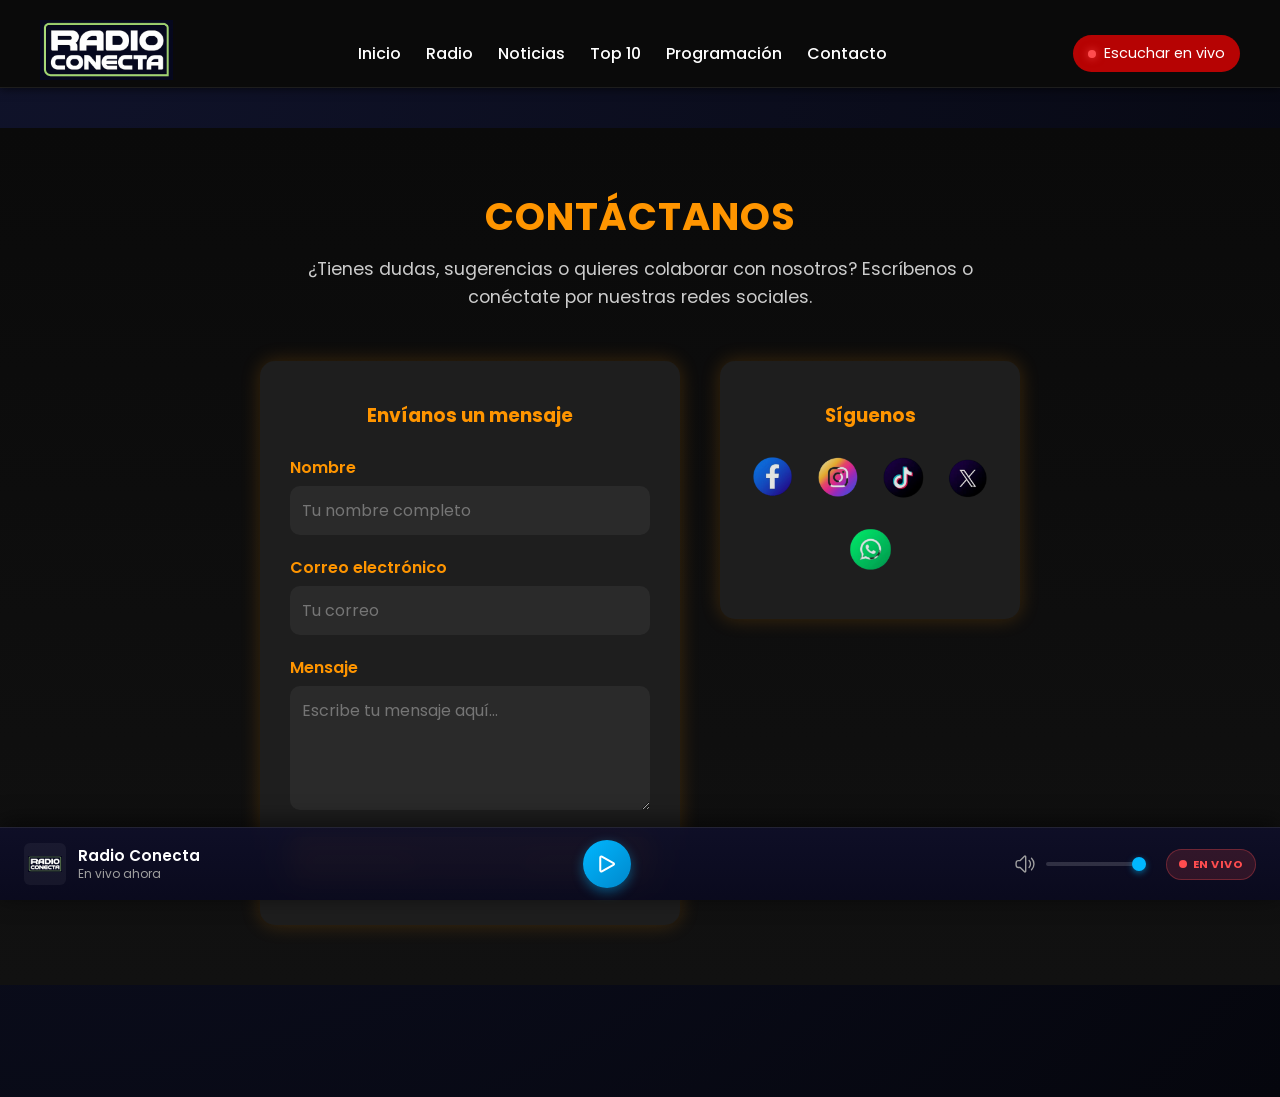
<file: contacto.html>
<!DOCTYPE html>
<html lang="es">
<head>
  <meta charset="UTF-8" />
  <meta name="viewport" content="width=device-width, initial-scale=1.0" />
  <title>Radio Conecta | Más que radio, somos tu compañía</title>
  <link rel="stylesheet" href="css/estilos.css" />
  <link href="https://fonts.googleapis.com/css2?family=Poppins:wght@400;600;700&display=swap" rel="stylesheet">
  <link rel="icon" href="img/logo/favicon.png" type="image/png">
</head>

<body>
  <!-- ===== HEADER ===== -->
  <header class="header">
    <div class="logo">
      <img src="img/logo/logo.png" alt="Radio Conecta Logo" />
    </div>

    <nav>
      <ul>
        <li><a href="index.html" class="active">Inicio</a></li>
        <li><a href="radio.html">Radio</a></li>
        <li><a href="noticias.html">Noticias</a></li>
        <li><a href="top10.html">Top 10</a></li>
        <li><a href="programacion.html">Programación</a></li>
        <li><a href="contacto.html">Contacto</a></li>
      </ul>
    </nav>

    <!-- Botón destacado -->
  <a href="radio.html" class="btn-live-header">Escuchar en vivo</a>
  </header>
    <div id="pjax-container">
    <!-- CONTENIDO PRINCIPAL -->
    <main>
    <section class="contacto">
      <h2>Contáctanos</h2>
      <p>¿Tienes dudas, sugerencias o quieres colaborar con nosotros? Escríbenos o conéctate por nuestras redes sociales.</p>

      <div class="contacto-contenedor">
        <!-- Formulario -->
        <div class="contacto-form">
          <h3>Envíanos un mensaje</h3>
          <form>
            <label for="nombre">Nombre</label>
            <input type="text" id="nombre" placeholder="Tu nombre completo" required />

            <label for="correo">Correo electrónico</label>
            <input type="email" id="correo" placeholder="Tu correo" required />

            <label for="mensaje">Mensaje</label>
            <textarea id="mensaje" rows="4" placeholder="Escribe tu mensaje aquí..." required></textarea>

            <button type="submit" class="btn-enviar">Enviar mensaje</button>
          </form>
        </div>

        <!-- Redes Sociales -->
        <div class="contacto-redes">
          <h3>Síguenos</h3>
          <div class="redes-icons">
            <a href="https://facebook.com" target="_blank" title="Facebook">
              <img src="img/redes/facebook.png" alt="Facebook" />
            </a>
            <a href="https://instagram.com" target="_blank" title="Instagram">
              <img src="img/redes/instagram.png" alt="Instagram" />
            </a>
            <a href="https://tiktok.com" target="_blank" title="TikTok">
              <img src="img/redes/tiktok.png" alt="TikTok" />
            </a>
            <a href="https://x.com" target="_blank" title="X">
              <img src="img/redes/x.png" alt="X" />
            </a>
            <a href="https://wa.me/573001234567" target="_blank" title="WhatsApp">
              <img src="img/redes/whatsapp.png" alt="WhatsApp" />
            </a>
          </div>
        </div>
      </div>
    </section>
  </main>
  </div>

  <script src="js/player.js"></script>
  <script src="js/main.js"></script>
</body>
</html>
</file>
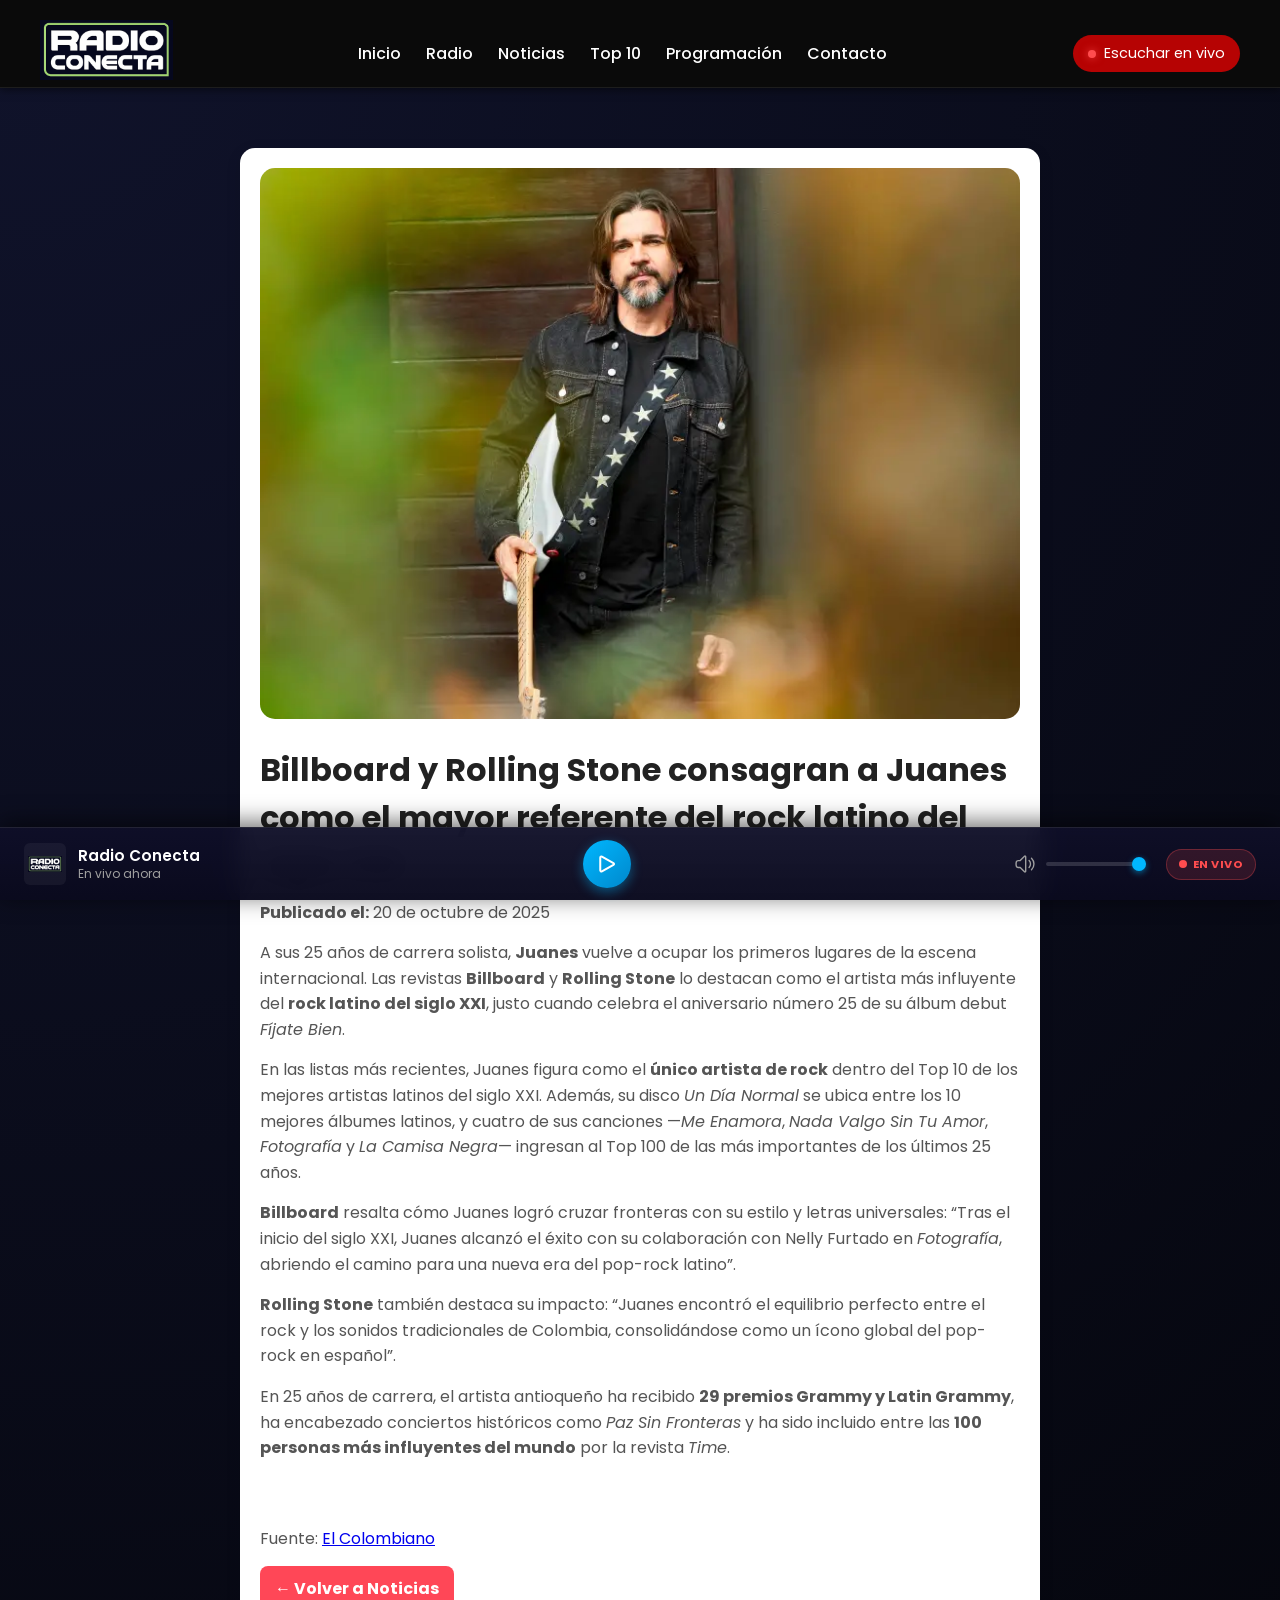
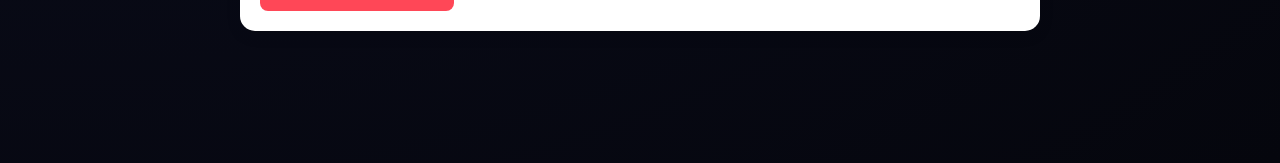
<file: noticia-destacada.html>
<!DOCTYPE html>
<html lang="es">
<head>
  <meta charset="UTF-8" />
  <meta name="viewport" content="width=device-width, initial-scale=1.0" />
  <title>Radio Conecta | Más que radio, somos tu compañía</title>
  <link rel="stylesheet" href="css/estilos.css" />
  <link href="https://fonts.googleapis.com/css2?family=Poppins:wght@400;600;700&display=swap" rel="stylesheet">
 <link rel="icon" href="img/logo/favicon.png" type="image/png">
</head>

<body>
  <!-- ===== HEADER ===== -->
  <header class="header">
    <div class="logo">
      <img src="img/logo/logo.png" alt="Radio Conecta Logo" />
    </div>

    <nav>
      <ul>
        <li><a href="index.html" class="active">Inicio</a></li>
        <li><a href="radio.html">Radio</a></li>
        <li><a href="noticias.html">Noticias</a></li>
        <li><a href="top10.html">Top 10</a></li>
        <li><a href="programacion.html">Programación</a></li>
        <li><a href="contacto.html">Contacto</a></li>
      </ul>
    </nav>

    <!-- Botón destacado -->
  <a href="radio.html" class="btn-live-header">Escuchar en vivo</a>
  </header>

  <div id="pjax-container">
  <!-- CONTENIDO DE LA NOTICIA -->
  <main class="detalle-noticia">
    <article>
      <img src="img/noticias/destacada.jpg" alt="Feid lanza nuevo álbum">
      <h1>Billboard y Rolling Stone consagran a Juanes como el mayor referente del rock latino del siglo XXI</h1>
      <p><strong>Publicado el:</strong> 20 de octubre de 2025</p>

 <p>
        A sus 25 años de carrera solista, <strong>Juanes</strong> vuelve a ocupar los primeros lugares de la escena internacional.
        Las revistas <strong>Billboard</strong> y <strong>Rolling Stone</strong> lo destacan como el artista más influyente del
        <strong>rock latino del siglo XXI</strong>, justo cuando celebra el aniversario número 25 de su álbum debut
        <em>Fíjate Bien</em>.
      </p>

      <p>
        En las listas más recientes, Juanes figura como el <strong>único artista de rock</strong> dentro del Top 10 de los
        mejores artistas latinos del siglo XXI. Además, su disco <em>Un Día Normal</em> se ubica entre los 10 mejores álbumes
        latinos, y cuatro de sus canciones —<em>Me Enamora</em>, <em>Nada Valgo Sin Tu Amor</em>, <em>Fotografía</em> y
        <em>La Camisa Negra</em>— ingresan al Top 100 de las más importantes de los últimos 25 años.
      </p>

      <p>
        <strong>Billboard</strong> resalta cómo Juanes logró cruzar fronteras con su estilo y letras universales:
        “Tras el inicio del siglo XXI, Juanes alcanzó el éxito con su colaboración con Nelly Furtado en
        <em>Fotografía</em>, abriendo el camino para una nueva era del pop-rock latino”.
      </p>

      <p>
        <strong>Rolling Stone</strong> también destaca su impacto: “Juanes encontró el equilibrio perfecto entre el rock y los
        sonidos tradicionales de Colombia, consolidándose como un ícono global del pop-rock en español”.
      </p>

      <p>
        En 25 años de carrera, el artista antioqueño ha recibido <strong>29 premios Grammy y Latin Grammy</strong>,
        ha encabezado conciertos históricos como <em>Paz Sin Fronteras</em> y ha sido incluido entre las
        <strong>100 personas más influyentes del mundo</strong> por la revista <em>Time</em>.
      </p>

      <blockquote>
        “Mi música siempre ha sido una mezcla entre lo que soy y lo que vivo. Que me reconozcan por eso me llena de orgullo y gratitud”,
        expresó Juanes al conocer la noticia.
      </blockquote>

      <p class="fuente">
        Fuente: 
        <a href="https://www.elcolombiano.com/cultura/musica/juanes-mayor-referente-del-rock-latino-segun-billboard-rolling-stone-ND30114081" target="_blank">
          El Colombiano
        </a>
      </p>

      <a href="noticias.html" class="volver">← Volver a Noticias</a>
    </article>
  </main>
  </div>

  <script src="js/player.js"></script>
  <script src="js/main.js"></script>
</body>
</html>
</file>
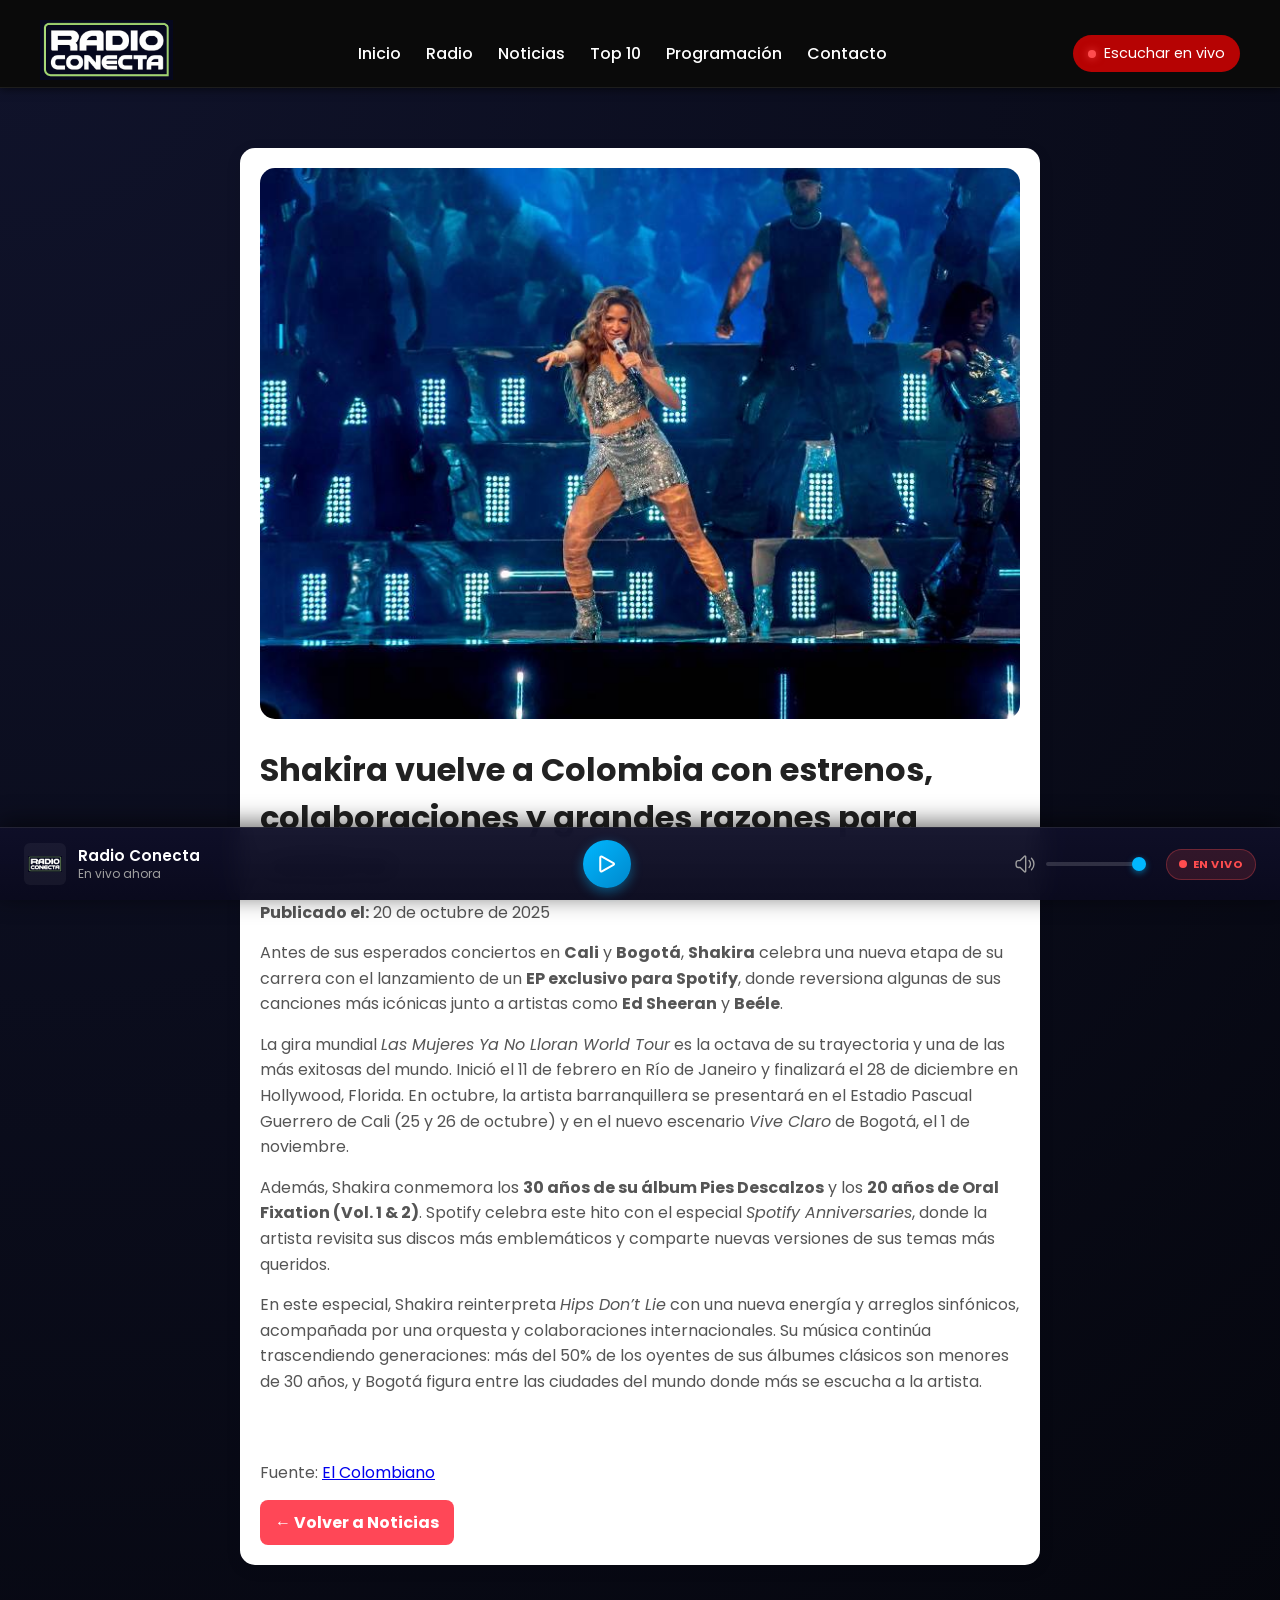
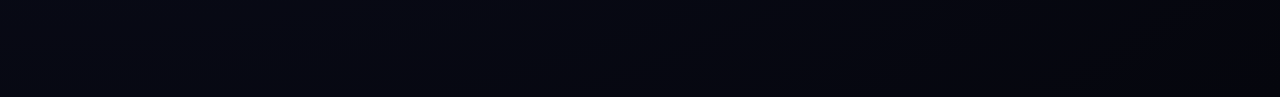
<file: noticia1.html>
<!DOCTYPE html>
<html lang="es">
<head>
  <meta charset="UTF-8" />
  <meta name="viewport" content="width=device-width, initial-scale=1.0" />
  <title>Radio Conecta | Más que radio, somos tu compañía</title>
  <link rel="stylesheet" href="css/estilos.css" />
  <link href="https://fonts.googleapis.com/css2?family=Poppins:wght@400;600;700&display=swap" rel="stylesheet">
  <link rel="icon" href="img/logo/favicon.png" type="image/png">
</head>

<body>
  <!-- ===== HEADER ===== -->
  <header class="header">
    <div class="logo">
      <img src="img/logo/logo.png" alt="Radio Conecta Logo" />
    </div>

    <nav>
      <ul>
        <li><a href="index.html" class="active">Inicio</a></li>
        <li><a href="radio.html">Radio</a></li>
        <li><a href="noticias.html">Noticias</a></li>
        <li><a href="top10.html">Top 10</a></li>
        <li><a href="programacion.html">Programación</a></li>
        <li><a href="contacto.html">Contacto</a></li>
      </ul>
    </nav>

    <!-- Botón destacado -->
  <a href="radio.html" class="btn-live-header">Escuchar en vivo</a>
  </header>

  <div id="pjax-container">
  <!-- CONTENIDO DE LA NOTICIA -->
  <main class="detalle-noticia">
    <article>
      <img src="img/noticias/noticia1.jpg" alt="Nnoticia1">
  <h1>Shakira vuelve a Colombia con estrenos, colaboraciones y grandes razones para celebrar</h1>
      <p class="fecha"><strong>Publicado el:</strong> 20 de octubre de 2025</p>

      <p>
        Antes de sus esperados conciertos en <strong>Cali</strong> y <strong>Bogotá</strong>, 
        <strong>Shakira</strong> celebra una nueva etapa de su carrera con el lanzamiento de un 
        <strong>EP exclusivo para Spotify</strong>, donde reversiona algunas de sus canciones más icónicas 
        junto a artistas como <strong>Ed Sheeran</strong> y <strong>Beéle</strong>.
      </p>

      <p>
        La gira mundial <em>Las Mujeres Ya No Lloran World Tour</em> es la octava de su trayectoria y una de las más exitosas 
        del mundo. Inició el 11 de febrero en Río de Janeiro y finalizará el 28 de diciembre en Hollywood, Florida. 
        En octubre, la artista barranquillera se presentará en el Estadio Pascual Guerrero de Cali (25 y 26 de octubre) 
        y en el nuevo escenario <em>Vive Claro</em> de Bogotá, el 1 de noviembre.
      </p>

      <p>
        Además, Shakira conmemora los <strong>30 años de su álbum Pies Descalzos</strong> y los 
        <strong>20 años de Oral Fixation (Vol. 1 & 2)</strong>. 
        Spotify celebra este hito con el especial <em>Spotify Anniversaries</em>, 
        donde la artista revisita sus discos más emblemáticos y comparte nuevas versiones de sus temas más queridos.
      </p>

      <p>
        En este especial, Shakira reinterpreta <em>Hips Don’t Lie</em> con una nueva energía y arreglos sinfónicos, 
        acompañada por una orquesta y colaboraciones internacionales. 
        Su música continúa trascendiendo generaciones: más del 50% de los oyentes de sus álbumes clásicos 
        son menores de 30 años, y Bogotá figura entre las ciudades del mundo donde más se escucha a la artista.
      </p>

      <blockquote>
        “Revisitar mis canciones es una forma de agradecer y reconectar con mis raíces. 
        La música siempre ha sido mi manera de volver a casa”, expresó Shakira durante la grabación del especial.
      </blockquote>

      <p class="fuente">
        Fuente: 
        <a href="https://www.elcolombiano.com/cultura/musica/shakira-vuelve-a-colombia-con-estreno-colaboraciones-y-grandes-razones-para-celebrar-BO30123081" target="_blank">
          El Colombiano
        </a>
      </p>


      <a href="noticias.html" class="volver">← Volver a Noticias</a>
    </article>
  </main>
  </div>

  <script src="js/player.js"></script>
  <script src="js/main.js"></script>
</body>
</html>
</file>
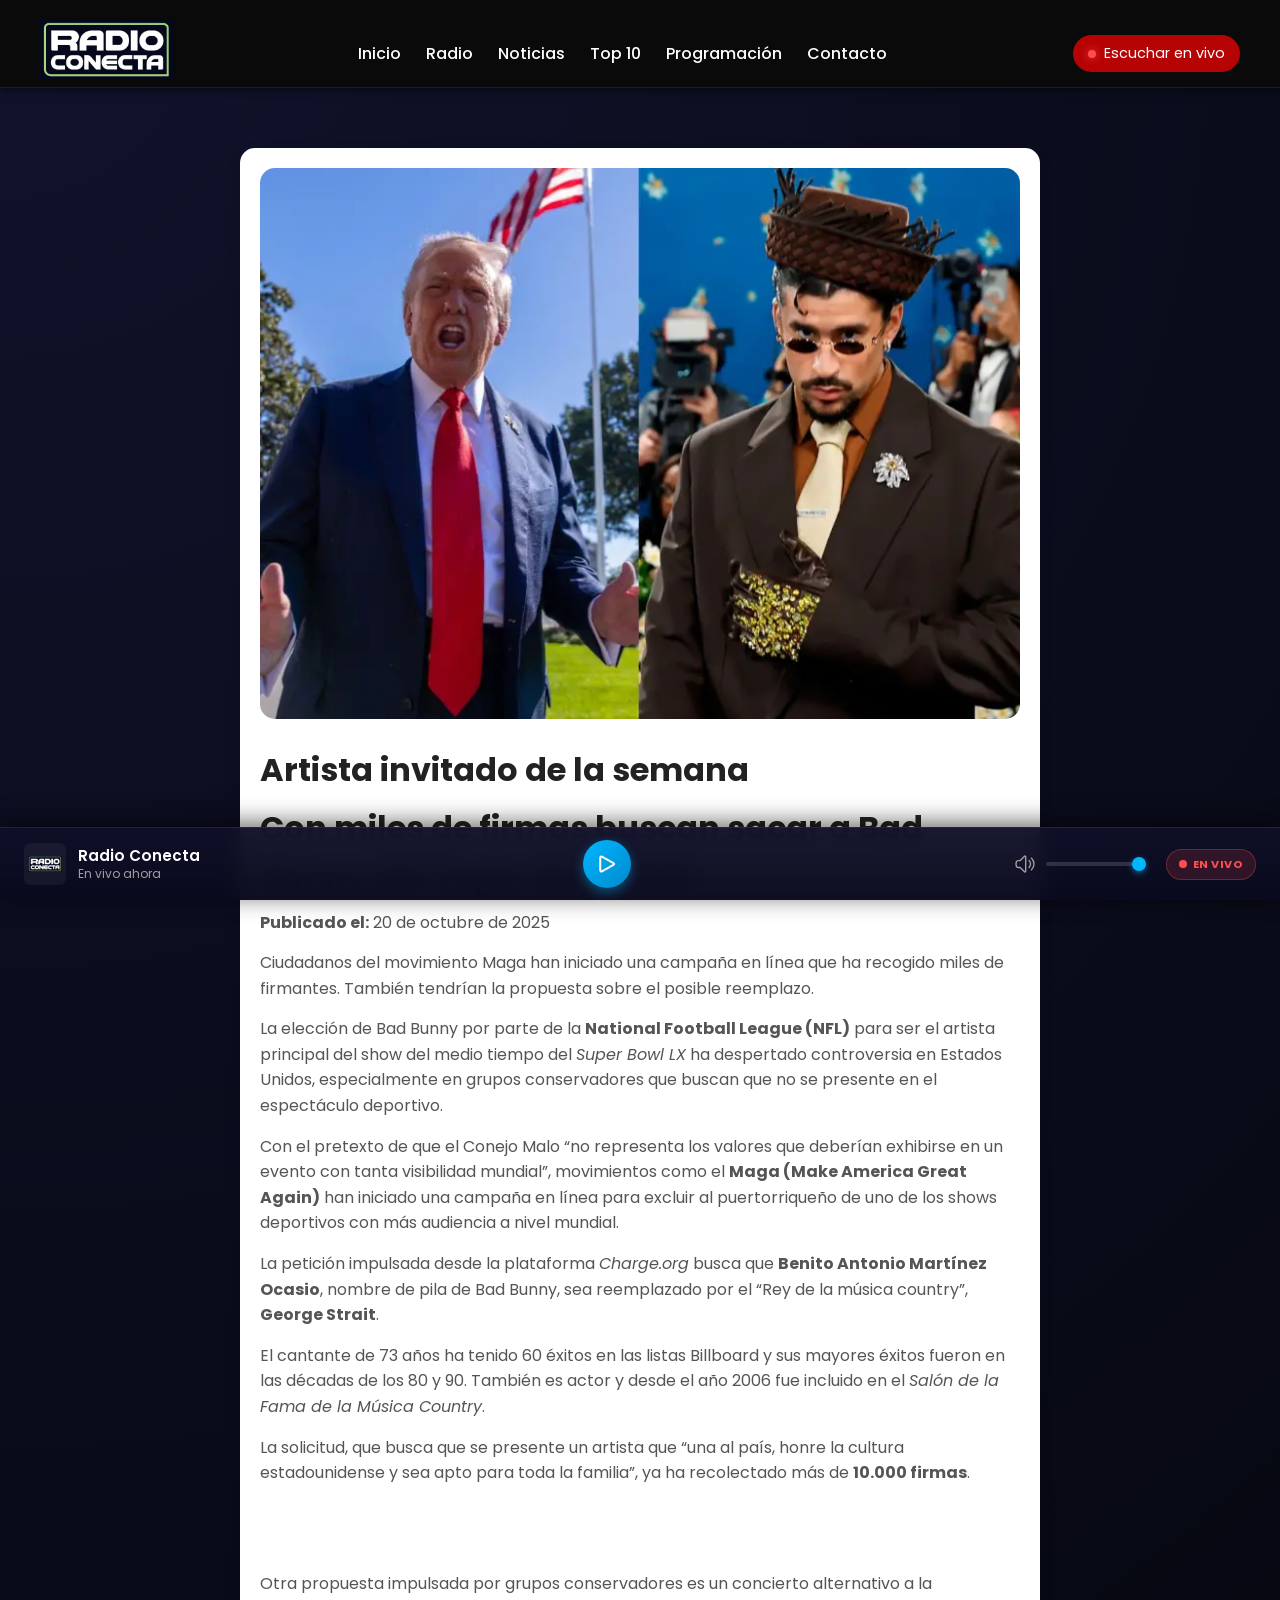
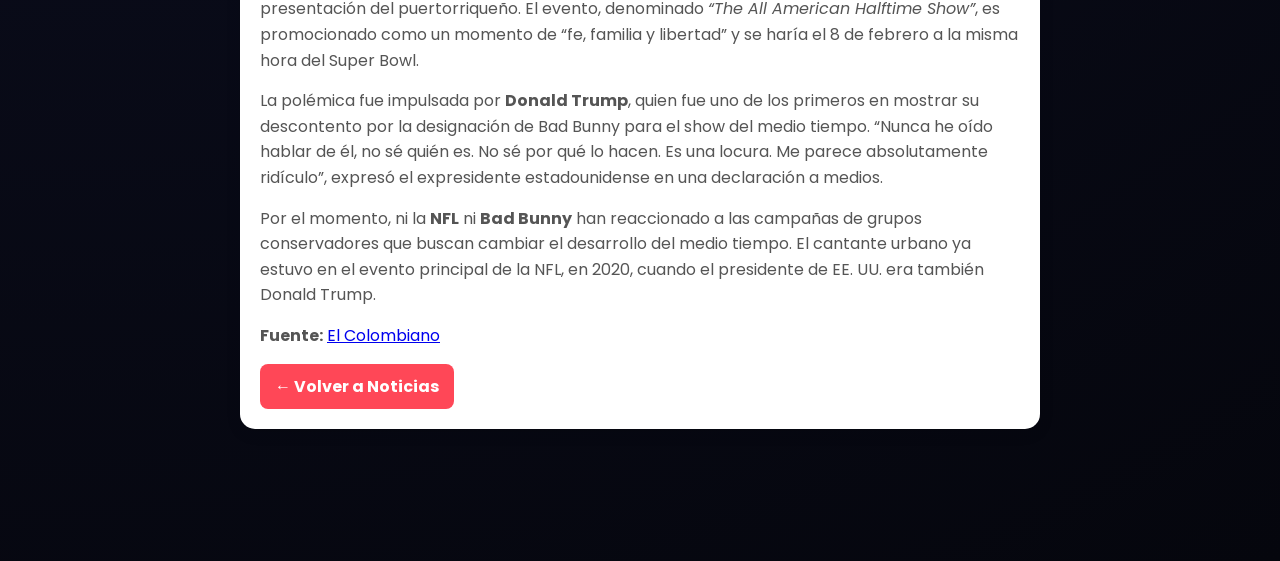
<file: noticia2.html>
<!DOCTYPE html>
<html lang="es">

<head>
  <meta charset="UTF-8" />
  <meta name="viewport" content="width=device-width, initial-scale=1.0" />
  <title>Radio Conecta | Más que radio, somos tu compañía</title>
  <link rel="stylesheet" href="css/estilos.css" />
  <link href="https://fonts.googleapis.com/css2?family=Poppins:wght@400;600;700&display=swap" rel="stylesheet">
  <link rel="icon" href="img/logo/favicon.png" type="image/png">
  <meta name="description"
    content="Radio Conecta es una emisora online que transmite música urbana, entrevistas y noticias en vivo. Escúchanos desde cualquier lugar.">
  <meta name="keywords"
    content="radio online, emisora online, radio en vivo, música urbana, emisora web, Radio Conecta">
  <meta name="author" content="Radio Conecta">

</head>

<body>
  <!-- ===== HEADER ===== -->
  <header class="header">
    <div class="logo">
      <img src="img/logo/logo.png" alt="Radio Conecta Logo" />
    </div>

    <nav>
      <ul>
        <li><a href="index.html" class="active">Inicio</a></li>
        <li><a href="radio.html">Radio</a></li>
        <li><a href="noticias.html">Noticias</a></li>
        <li><a href="top10.html">Top 10</a></li>
        <li><a href="programacion.html">Programación</a></li>
        <li><a href="contacto.html">Contacto</a></li>
      </ul>
    </nav>

    <!-- Botón destacado -->
  <a href="radio.html" class="btn-live-header">Escuchar en vivo</a>
  </header>

  <div id="pjax-container">
  <!-- CONTENIDO DE LA NOTICIA -->
  <main class="detalle-noticia">
    <article>
      <img src="img/noticias/noticia2.jpg" alt="noticia2">
      <h1>Artista invitado de la semana</h1>
      <h1>Con miles de firmas buscan sacar a Bad Bunny del Super Bowl 2026</h1>
      <p><strong>Publicado el:</strong> 20 de octubre de 2025</p>

      <p>
        Ciudadanos del movimiento Maga han iniciado una campaña en línea que ha recogido miles de firmantes.
        También tendrían la propuesta sobre el posible reemplazo.
      </p>

      <p>
        La elección de Bad Bunny por parte de la <strong>National Football League (NFL)</strong> para ser el artista
        principal del show del medio tiempo del
        <em>Super Bowl LX</em> ha despertado controversia en Estados Unidos, especialmente en grupos conservadores que
        buscan que no se presente en el espectáculo deportivo.
      </p>

      <p>
        Con el pretexto de que el Conejo Malo “no representa los valores que deberían exhibirse en un evento con tanta
        visibilidad mundial”,
        movimientos como el <strong>Maga (Make America Great Again)</strong> han iniciado una campaña en línea para
        excluir al puertorriqueño de uno de los shows deportivos con más audiencia a nivel mundial.
      </p>

      <p>
        La petición impulsada desde la plataforma <em>Charge.org</em> busca que <strong>Benito Antonio Martínez
          Ocasio</strong>, nombre de pila de Bad Bunny,
        sea reemplazado por el “Rey de la música country”, <strong>George Strait</strong>.
      </p>

      <p>
        El cantante de 73 años ha tenido 60 éxitos en las listas Billboard y sus mayores éxitos fueron en las décadas de
        los 80 y 90.
        También es actor y desde el año 2006 fue incluido en el <em>Salón de la Fama de la Música Country</em>.
      </p>

      <p>
        La solicitud, que busca que se presente un artista que “una al país, honre la cultura estadounidense y sea apto
        para toda la familia”,
        ya ha recolectado más de <strong>10.000 firmas</strong>.
      </p>

      <h2>Ya hay propuesta para reemplazar a Bad Bunny como artista principal del Super Bowl</h2>

      <p>
        Otra propuesta impulsada por grupos conservadores es un concierto alternativo a la presentación del
        puertorriqueño.
        El evento, denominado <em>“The All American Halftime Show”</em>, es promocionado como un momento de “fe, familia
        y libertad”
        y se haría el 8 de febrero a la misma hora del Super Bowl.
      </p>

      <p>
        La polémica fue impulsada por <strong>Donald Trump</strong>, quien fue uno de los primeros en mostrar su
        descontento por la designación de Bad Bunny para el show del medio tiempo.
        “Nunca he oído hablar de él, no sé quién es. No sé por qué lo hacen. Es una locura. Me parece absolutamente
        ridículo”, expresó el expresidente estadounidense en una declaración a medios.
      </p>

      <p>
        Por el momento, ni la <strong>NFL</strong> ni <strong>Bad Bunny</strong> han reaccionado a las campañas de
        grupos conservadores que buscan cambiar el desarrollo del medio tiempo.
        El cantante urbano ya estuvo en el evento principal de la NFL, en 2020, cuando el presidente de EE. UU. era
        también Donald Trump.
      </p>

      <p class="fuente">
        <strong>Fuente:</strong>
        <a href="https://www.elcolombiano.com/cultura/musica/juanes-mayor-referente-del-rock-latino-segun-billboard-rolling-stone-ND30114081"
          target="_blank">
          El Colombiano
        </a>
      </p>
      <a href="noticias.html" class="volver">← Volver a Noticias</a>
    </article>
  </main>
  </div>

  <script src="js/player.js"></script>
  <script src="js/main.js"></script>
</body>
</html>
</file>
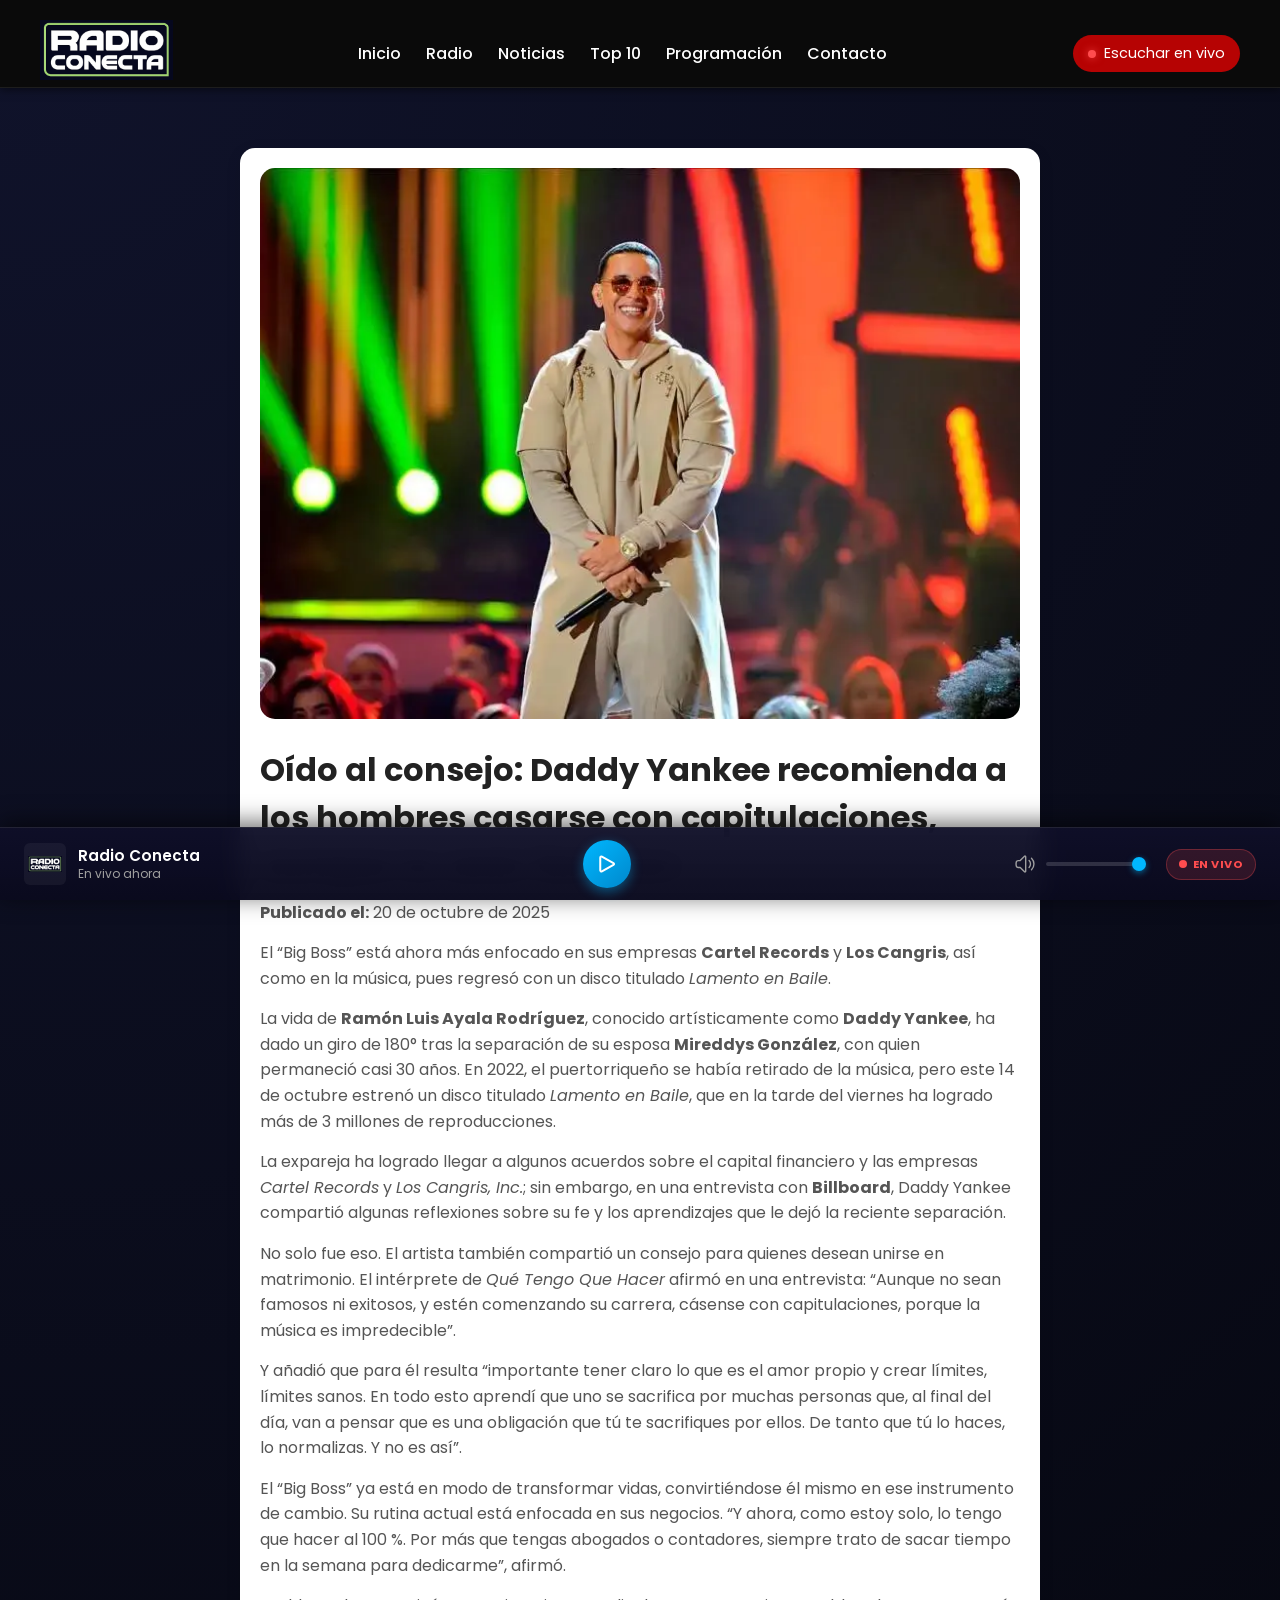
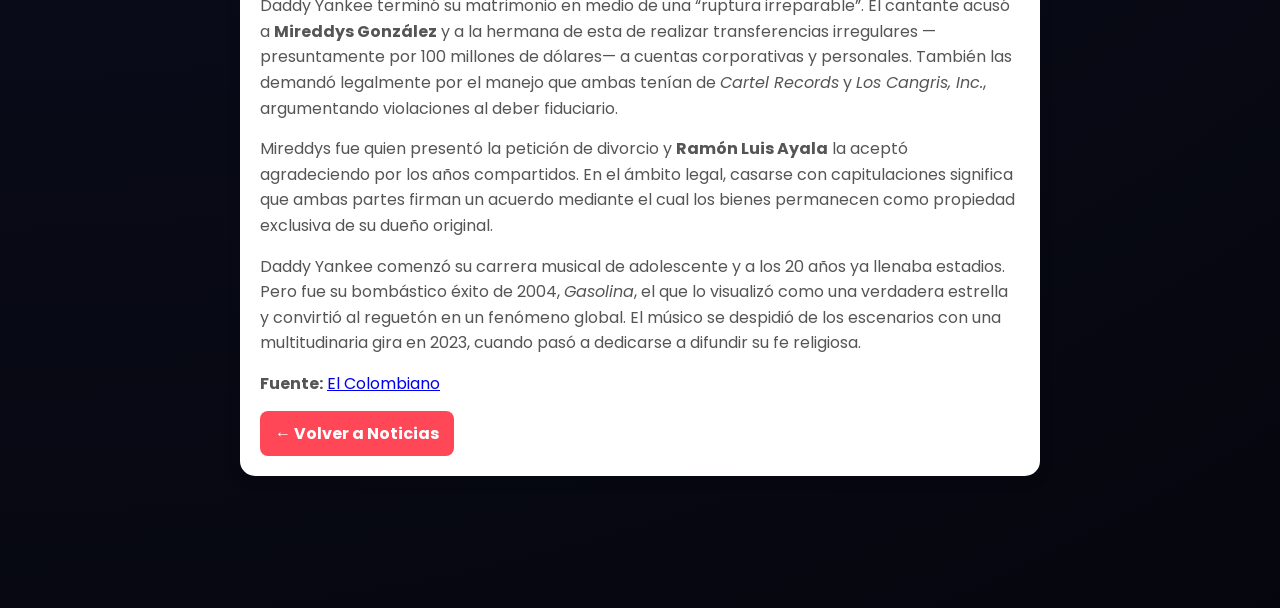
<file: noticia3.html>
<!DOCTYPE html>
<html lang="es">
<head>
  <meta charset="UTF-8" />
  <meta name="viewport" content="width=device-width, initial-scale=1.0" />
  <title>Radio Conecta | Más que radio, somos tu compañía</title>
  <link rel="stylesheet" href="css/estilos.css" />
  <link href="https://fonts.googleapis.com/css2?family=Poppins:wght@400;600;700&display=swap" rel="stylesheet">
  <link rel="icon" href="img/logo/favicon.png" type="image/png">
</head>

<body>
  <!-- ===== HEADER ===== -->
  <header class="header">
    <div class="logo">
      <img src="img/logo/logo.png" alt="Radio Conecta Logo" />
    </div>

    <nav>
      <ul>
        <li><a href="index.html" class="active">Inicio</a></li>
        <li><a href="radio.html">Radio</a></li>
        <li><a href="noticias.html">Noticias</a></li>
        <li><a href="top10.html">Top 10</a></li>
        <li><a href="programacion.html">Programación</a></li>
        <li><a href="contacto.html">Contacto</a></li>
      </ul>
    </nav>

    <!-- Botón destacado -->
  <a href="radio.html" class="btn-live-header">Escuchar en vivo</a>
  </header>

  <div id="pjax-container">
  <!-- CONTENIDO DE LA NOTICIA -->
  <main class="detalle-noticia">
    <article>
      <img src="img/noticias/noticia3.jpg" alt="noticia4">
      <h1>Oído al consejo: Daddy Yankee recomienda a los hombres casarse con capitulaciones, aunque no sean famosos</h1>
      <p><strong>Publicado el:</strong> 20 de octubre de 2025</p>

      <p>
        El “Big Boss” está ahora más enfocado en sus empresas <strong>Cartel Records</strong> y <strong>Los Cangris</strong>, así como en la música, pues regresó con un disco titulado <em>Lamento en Baile</em>.
      </p>

      <p>
        La vida de <strong>Ramón Luis Ayala Rodríguez</strong>, conocido artísticamente como <strong>Daddy Yankee</strong>, ha dado un giro de 180° tras la separación de su esposa <strong>Mireddys González</strong>, con quien permaneció casi 30 años. 
        En 2022, el puertorriqueño se había retirado de la música, pero este 14 de octubre estrenó un disco titulado <em>Lamento en Baile</em>, 
        que en la tarde del viernes ha logrado más de 3 millones de reproducciones.
      </p>

      <p>
        La expareja ha logrado llegar a algunos acuerdos sobre el capital financiero y las empresas <em>Cartel Records</em> y <em>Los Cangris, Inc.</em>; 
        sin embargo, en una entrevista con <strong>Billboard</strong>, Daddy Yankee compartió algunas reflexiones sobre su fe y los aprendizajes que le dejó la reciente separación.
      </p>

      <p>
        No solo fue eso. El artista también compartió un consejo para quienes desean unirse en matrimonio. 
        El intérprete de <em>Qué Tengo Que Hacer</em> afirmó en una entrevista: 
        “Aunque no sean famosos ni exitosos, y estén comenzando su carrera, cásense con capitulaciones, porque la música es impredecible”.
      </p>

      <p>
        Y añadió que para él resulta “importante tener claro lo que es el amor propio y crear límites, límites sanos. 
        En todo esto aprendí que uno se sacrifica por muchas personas que, al final del día, van a pensar que es una obligación que tú te sacrifiques por ellos. 
        De tanto que tú lo haces, lo normalizas. Y no es así”.
      </p>

      <p>
        El “Big Boss” ya está en modo de transformar vidas, convirtiéndose él mismo en ese instrumento de cambio. 
        Su rutina actual está enfocada en sus negocios. “Y ahora, como estoy solo, lo tengo que hacer al 100 %. 
        Por más que tengas abogados o contadores, siempre trato de sacar tiempo en la semana para dedicarme”, afirmó.
      </p>

      <p>
        Daddy Yankee terminó su matrimonio en medio de una “ruptura irreparable”. 
        El cantante acusó a <strong>Mireddys González</strong> y a la hermana de esta de realizar transferencias irregulares —presuntamente por 100 millones de dólares— 
        a cuentas corporativas y personales. También las demandó legalmente por el manejo que ambas tenían de <em>Cartel Records</em> y <em>Los Cangris, Inc.</em>, 
        argumentando violaciones al deber fiduciario.
      </p>

      <p>
        Mireddys fue quien presentó la petición de divorcio y <strong>Ramón Luis Ayala</strong> la aceptó agradeciendo por los años compartidos. 
        En el ámbito legal, casarse con capitulaciones significa que ambas partes firman un acuerdo mediante el cual los bienes permanecen como propiedad exclusiva de su dueño original.
      </p>

      <p>
        Daddy Yankee comenzó su carrera musical de adolescente y a los 20 años ya llenaba estadios. 
        Pero fue su bombástico éxito de 2004, <em>Gasolina</em>, el que lo visualizó como una verdadera estrella y convirtió al reguetón en un fenómeno global. 
        El músico se despidió de los escenarios con una multitudinaria gira en 2023, cuando pasó a dedicarse a difundir su fe religiosa.
      </p>

      <p class="fuente">
        <strong>Fuente:</strong> 
        <a href="https://www.elcolombiano.com/cultura/musica/juanes-mayor-referente-del-rock-latino-segun-billboard-rolling-stone-ND30114081" target="_blank">
          El Colombiano
        </a>
      </p>

      <a href="noticias.html" class="volver">← Volver a Noticias</a>
    </article>
  </main>
  </div>

  <script src="js/player.js"></script>
  <script src="js/main.js"></script>
</body>
</html>
</file>
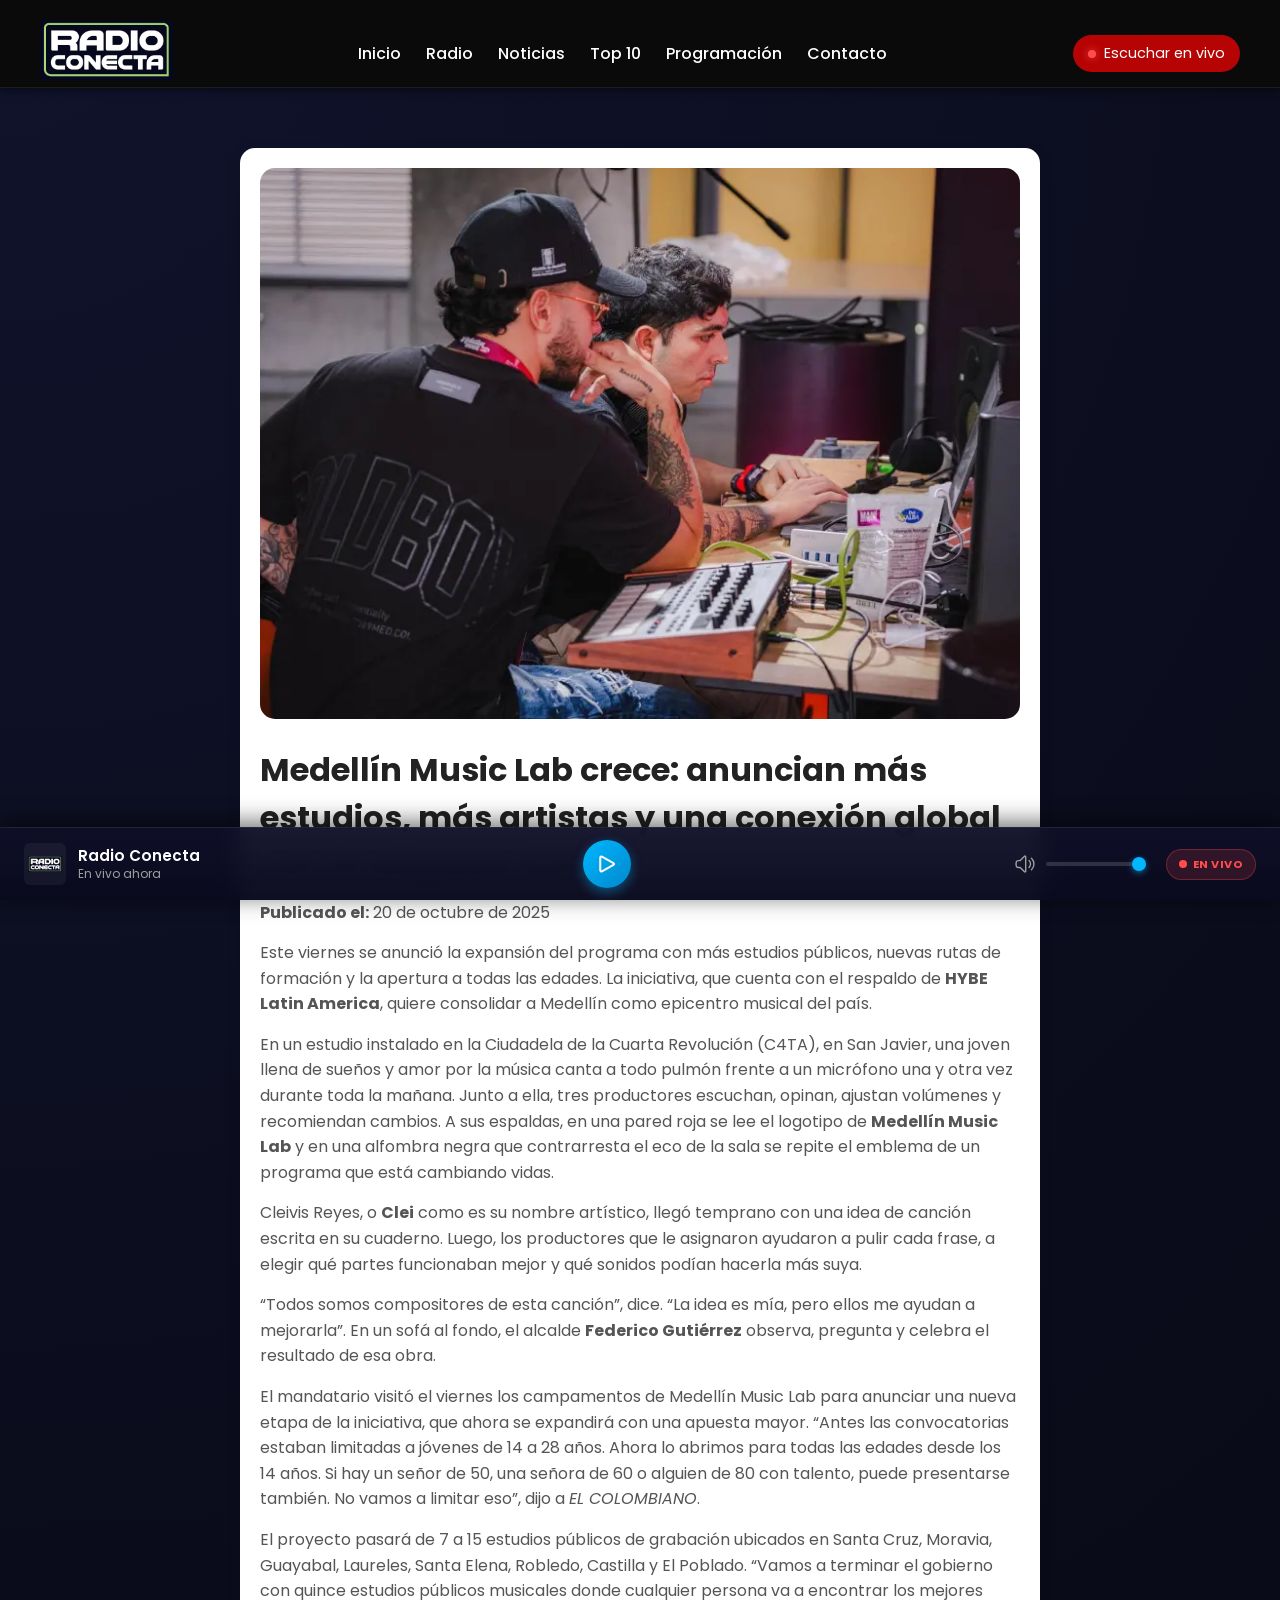
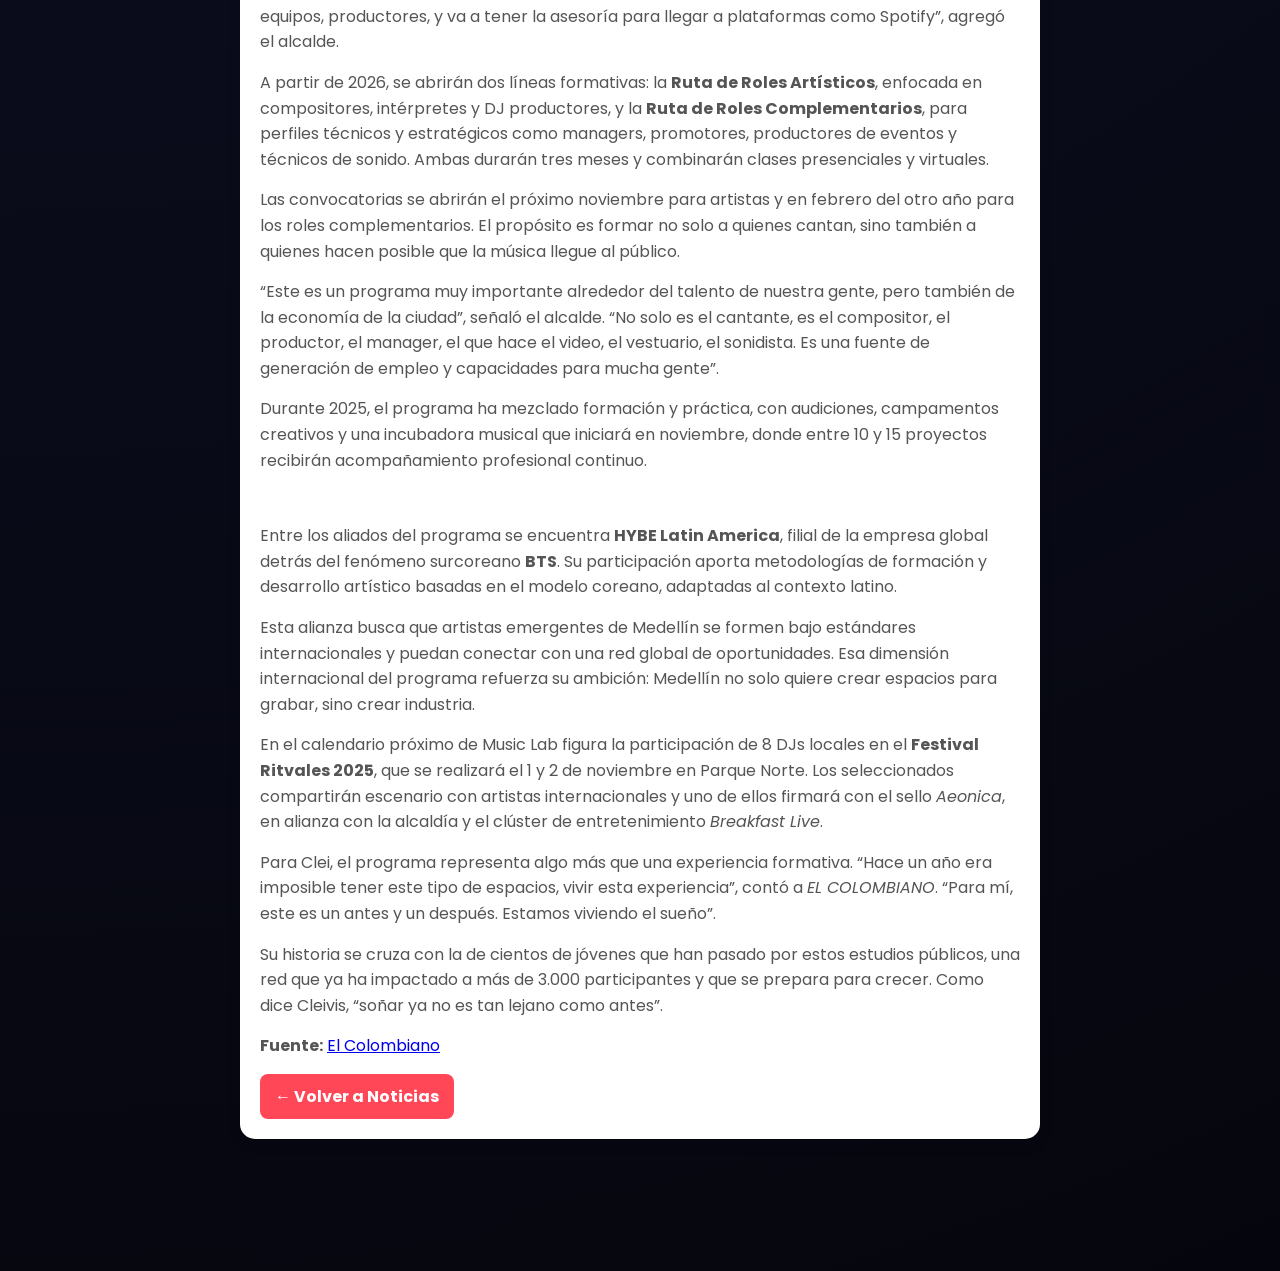
<file: noticia4.html>
<!DOCTYPE html>
<html lang="es">
<head>
  <meta charset="UTF-8" />
  <meta name="viewport" content="width=device-width, initial-scale=1.0" />
  <title>Radio Conecta | Más que radio, somos tu compañía</title>
  <link rel="stylesheet" href="css/estilos.css" />
  <link href="https://fonts.googleapis.com/css2?family=Poppins:wght@400;600;700&display=swap" rel="stylesheet">
  <link rel="icon" href="img/logo/favicon.png" type="image/png">
</head>

<body>
  <!-- ===== HEADER ===== -->
  <header class="header">
    <div class="logo">
      <img src="img/logo/logo.png" alt="Radio Conecta Logo" />
    </div>

    <nav>
      <ul>
        <li><a href="index.html" class="active">Inicio</a></li>
        <li><a href="radio.html">Radio</a></li>
        <li><a href="noticias.html">Noticias</a></li>
        <li><a href="top10.html">Top 10</a></li>
        <li><a href="programacion.html">Programación</a></li>
        <li><a href="contacto.html">Contacto</a></li>
      </ul>
    </nav>

    <!-- Botón destacado -->
  <a href="radio.html" class="btn-live-header">Escuchar en vivo</a>
  </header>

  <div id="pjax-container">
  <!-- CONTENIDO DE LA NOTICIA -->
  <main class="detalle-noticia">
    <article>
      <img src="img/noticias/noticia4.jpg" alt="Festival Urbano 2025">
      <h1>Medellín Music Lab crece: anuncian más estudios, más artistas y una conexión global con la empresa de BTS</h1>
      <p><strong>Publicado el:</strong> 20 de octubre de 2025</p>

      <p>Este viernes se anunció la expansión del programa con más estudios públicos, nuevas rutas de formación y la apertura a todas las edades. La iniciativa, que cuenta con el respaldo de <strong>HYBE Latin America</strong>, quiere consolidar a Medellín como epicentro musical del país.</p>

      <p>En un estudio instalado en la Ciudadela de la Cuarta Revolución (C4TA), en San Javier, una joven llena de sueños y amor por la música canta a todo pulmón frente a un micrófono una y otra vez durante toda la mañana. Junto a ella, tres productores escuchan, opinan, ajustan volúmenes y recomiendan cambios. A sus espaldas, en una pared roja se lee el logotipo de <strong>Medellín Music Lab</strong> y en una alfombra negra que contrarresta el eco de la sala se repite el emblema de un programa que está cambiando vidas.</p>

      <p>Cleivis Reyes, o <strong>Clei</strong> como es su nombre artístico, llegó temprano con una idea de canción escrita en su cuaderno. Luego, los productores que le asignaron ayudaron a pulir cada frase, a elegir qué partes funcionaban mejor y qué sonidos podían hacerla más suya.</p>

      <p>“Todos somos compositores de esta canción”, dice. “La idea es mía, pero ellos me ayudan a mejorarla”. En un sofá al fondo, el alcalde <strong>Federico Gutiérrez</strong> observa, pregunta y celebra el resultado de esa obra.</p>

      <p>El mandatario visitó el viernes los campamentos de Medellín Music Lab para anunciar una nueva etapa de la iniciativa, que ahora se expandirá con una apuesta mayor. “Antes las convocatorias estaban limitadas a jóvenes de 14 a 28 años. Ahora lo abrimos para todas las edades desde los 14 años. Si hay un señor de 50, una señora de 60 o alguien de 80 con talento, puede presentarse también. No vamos a limitar eso”, dijo a <em>EL COLOMBIANO</em>.</p>

      <p>El proyecto pasará de 7 a 15 estudios públicos de grabación ubicados en Santa Cruz, Moravia, Guayabal, Laureles, Santa Elena, Robledo, Castilla y El Poblado. “Vamos a terminar el gobierno con quince estudios públicos musicales donde cualquier persona va a encontrar los mejores equipos, productores, y va a tener la asesoría para llegar a plataformas como Spotify”, agregó el alcalde.</p>

      <p>A partir de 2026, se abrirán dos líneas formativas: la <strong>Ruta de Roles Artísticos</strong>, enfocada en compositores, intérpretes y DJ productores, y la <strong>Ruta de Roles Complementarios</strong>, para perfiles técnicos y estratégicos como managers, promotores, productores de eventos y técnicos de sonido. Ambas durarán tres meses y combinarán clases presenciales y virtuales.</p>

      <p>Las convocatorias se abrirán el próximo noviembre para artistas y en febrero del otro año para los roles complementarios. El propósito es formar no solo a quienes cantan, sino también a quienes hacen posible que la música llegue al público.</p>

      <p>“Este es un programa muy importante alrededor del talento de nuestra gente, pero también de la economía de la ciudad”, señaló el alcalde. “No solo es el cantante, es el compositor, el productor, el manager, el que hace el video, el vestuario, el sonidista. Es una fuente de generación de empleo y capacidades para mucha gente”.</p>

      <p>Durante 2025, el programa ha mezclado formación y práctica, con audiciones, campamentos creativos y una incubadora musical que iniciará en noviembre, donde entre 10 y 15 proyectos recibirán acompañamiento profesional continuo.</p>

      <h2>De Medellín a la industria global</h2>

      <p>Entre los aliados del programa se encuentra <strong>HYBE Latin America</strong>, filial de la empresa global detrás del fenómeno surcoreano <strong>BTS</strong>. Su participación aporta metodologías de formación y desarrollo artístico basadas en el modelo coreano, adaptadas al contexto latino.</p>

      <p>Esta alianza busca que artistas emergentes de Medellín se formen bajo estándares internacionales y puedan conectar con una red global de oportunidades. Esa dimensión internacional del programa refuerza su ambición: Medellín no solo quiere crear espacios para grabar, sino crear industria.</p>

      <p>En el calendario próximo de Music Lab figura la participación de 8 DJs locales en el <strong>Festival Ritvales 2025</strong>, que se realizará el 1 y 2 de noviembre en Parque Norte. Los seleccionados compartirán escenario con artistas internacionales y uno de ellos firmará con el sello <em>Aeonica</em>, en alianza con la alcaldía y el clúster de entretenimiento <em>Breakfast Live</em>.</p>

      <p>Para Clei, el programa representa algo más que una experiencia formativa. “Hace un año era imposible tener este tipo de espacios, vivir esta experiencia”, contó a <em>EL COLOMBIANO</em>. “Para mí, este es un antes y un después. Estamos viviendo el sueño”.</p>

      <p>Su historia se cruza con la de cientos de jóvenes que han pasado por estos estudios públicos, una red que ya ha impactado a más de 3.000 participantes y que se prepara para crecer. Como dice Cleivis, “soñar ya no es tan lejano como antes”.</p>

      <p class="fuente">
        <strong>Fuente:</strong> 
        <a href="https://www.elcolombiano.com/cultura/musica/juanes-mayor-referente-del-rock-latino-segun-billboard-rolling-stone-ND30114081" target="_blank">
          El Colombiano
        </a>
      </p>

      <a href="noticias.html" class="volver">← Volver a Noticias</a>
    </article>
  </main>
  </div>

  <script src="js/player.js"></script>
  <script src="js/main.js"></script>
</body>
</html>
</file>
<file: css/estilos.css>
/* === RESETEO GENERAL === */
* {
  margin: 0;
  padding: 0;
  box-sizing: border-box;
  font-family: "Poppins", sans-serif;
}

html, body {
  width: 100%;
  overflow-x: hidden;
  -webkit-text-size-adjust: 100%;
}

img {
  max-width: 100%;
  height: auto;
}

/* === CUERPO PRINCIPAL === */
body {
  margin: 0;
  padding: 0;
  padding-top: 80px; /* Espacio para el header fijo */
  box-sizing: border-box;
  font-family: 'Poppins', sans-serif;
  background-color: #000;
  color: #fff;
  position: relative;
}

/* === HEADER === */
header {
  background-color: rgba(0, 0, 30, 0.95);
  color: #fff;
  display: flex;
  justify-content: space-between;
  align-items: center;
  padding: 15px 40px;
  position: fixed;
  top: 0;
  left: 0;
  right: 0;
  width: 100%;
  z-index: 1000;
  backdrop-filter: blur(12px);
  -webkit-backdrop-filter: blur(12px);
  border-bottom: 1px solid rgba(255,255,255,0.08);
  box-shadow: 0 2px 8px rgba(0,0,0,0.2);
}


.btn-live-header {
  color: #fff;
  text-decoration: none;
  background: rgba(255, 0, 0, 0.7);
  padding: 8px 15px;
  border-radius: 20px;
  font-size: 0.9rem;
  transition: all 0.3s ease;
}
.btn-live-header::before{
  content: "";
  display: inline-block;
  width: 8px; height: 8px;
  border-radius: 50%;
  background: #ff4d4f;
  box-shadow: 0 0 8px rgba(255,77,79,0.8);
  margin-right: 8px;
  vertical-align: middle;
}

.btn-live-header:hover {
  background: rgba(255, 0, 0, 0.9);
  transform: scale(1.05);
}

@media screen and (max-width: 768px) {
  /* Mostrar el botón 'Escuchar en vivo' en móviles: compacto y no intrusivo.
     Mantener apariencia de escritorio intacta (esto sólo aplica bajo 768px). */
  .btn-live-header {
    display: inline-block;
    padding: 6px 10px;
    font-size: 0.85rem;
    border-radius: 14px;
    margin-left: 8px;
    background: rgba(255, 0, 0, 0.85);
    z-index: 1200; /* por encima del nav overlay si es necesario */
  }

  /* Reordenar elementos del header en móvil para garantizar un layout limpio:
     logo | menú (hamburguesa) | boton-live  */
  header .logo { order: 1; }
  header .menu-toggle { order: 2; }
  header nav { order: 3; }
  header .btn-live-header { order: 4; }
}

header .logo img {
  height: 60px;
}

.menu-toggle {
  display: none;
  flex-direction: column;
  justify-content: space-around;
  width: 30px;
  height: 25px;
  background: transparent;
  border: none;
  cursor: pointer;
  padding: 0;
  z-index: 10;
}

.menu-toggle span {
  width: 100%;
  height: 3px;
  background-color: #fff;
  border-radius: 10px;
  transition: all 0.3s linear;
}

nav ul {
  list-style: none;
  display: flex;
  gap: 25px;
}

nav ul li a {
  color: #fff;
  text-decoration: none;
  font-weight: 500;
  transition: color 0.3s;
}

nav ul li a:hover {
  color: #ffb300;
  text-shadow: 0 0 8px #ffb300;
}

@media screen and (max-width: 768px) {
  body {
    padding-top: 65px; /* Ajustamos el espacio para el header más pequeño en móvil */
  }
  
  header {
    padding: 8px 15px; /* Más compacto en móvil */
    background: rgba(10, 10, 25, 0.98); /* Más opaco en móvil para mejor legibilidad */
  }
  
  .menu-toggle {
    display: flex;
  }
  
  .menu-toggle {
    display: flex;
  }

  nav ul {
    display: none;
    position: fixed;
    top: 0;
    left: 0;
    right: 0;
    bottom: 0;
    background: rgba(10, 10, 25, 0.95);
    flex-direction: column;
    /* colocar la lista cerca del botón hamburguesa */
    justify-content: flex-start;
    align-items: center;
    gap: 12px; /* menos espacio entre items */
    padding: 70px 18px 20px; /* espacio superior para quedar debajo del header */
    z-index: 1100;
    max-height: calc(100vh - 70px);
    overflow-y: auto; /* permitir scroll si hay muchos items */
    -webkit-overflow-scrolling: touch;
  }

  nav.active ul {
    display: flex;
  }

  nav ul li a {
    font-size: 1.15rem;
    padding: 10px 14px; /* mayor área de toque pero compacto */
    display: block;
  }

  /* Estilo cuando el menú está 'half-open' (ocupa hasta la mitad de la pantalla) */
  nav ul.half-open {
    left: 0;
    right: 0;
    bottom: auto; /* altura controlada por 'height' desde JS */
    transition: height 220ms ease, top 180ms ease;
    border-top-left-radius: 10px;
    border-top-right-radius: 10px;
    box-shadow: 0 -10px 30px rgba(0,0,0,0.4);
    padding-bottom: 14px;
  }

  header {
    padding: 15px 20px;
  }

  header .logo img {
    height: 50px;
  }
}

/* === CARRUSEL === */
.carousel {
  position: relative;
  width: 100%;
  overflow: hidden;
  height: 400px;
  max-width: 100vw;
  box-sizing: border-box;
}

@media screen and (max-width: 768px) {
  .carousel {
    height: 200px;
    margin: 0;
    padding: 0;
    margin-top: -60px; /* Reduce el espacio superior en móviles */
  }
  
  .slide img {
    height: 200px;
  }
  
  .carousel-container {
    width: 100%;
    max-width: 100%;
  }

  /* Ajustar la altura del hero para móviles */
  .hero {
    min-height: auto;
    padding: 20px 0;
  }

  /* Ajustar el espacio entre secciones en móviles */
  .contenido-principal > section:first-child {
    margin-top: 0;
  }
}

.carousel-container {
  display: flex;
  transition: transform 0.5s ease-in-out;
}

.slide {
  min-width: 100%;
  position: relative;
}

.slide img {
  width: 100%;
  height: 400px;
  object-fit: cover;
}
.slide::after {
  content: "";
  position: absolute;
  inset: 0;
  background: linear-gradient(to top, rgba(0,0,0,0.7), transparent 60%);
}

.caption {
  position: absolute;
  bottom: 20px;
  left: 40px;
  color: #fff;
  padding: 10px 20px;
  border-radius: 8px;
  font-weight: 500;
  font-size: 1.1rem;
  backdrop-filter: blur(4px);
  background: rgba(0,0,0,0.5);
}

.carousel-controls {
  position: absolute;
  width: 100%;
  top: 50%;
  display: flex;
  justify-content: space-between;
}

.carousel-controls button {
  background: rgba(0, 0, 0, 0.5);
  color: #fff;
  border: none;
  font-size: 24px;
  cursor: pointer;
  padding: 10px;
  border-radius: 50%;
}




/* === SECCIÓN TOP 10 === */
.top10 {
  background-color: #111;
  color: white;
  padding: 50px 20px;
  text-align: center;
}

.top10 h2 {
  font-size: 2rem;
  margin-bottom: 25px;
  color: #ff8800;
  text-transform: uppercase;
  letter-spacing: 2px;
}

/* === CONTENEDOR EN FILA HORIZONTAL === */
.top-container {
  display: flex;
  justify-content: center;
  align-items: flex-start;
  flex-wrap: nowrap; /* ahora quedan en una sola fila */
  gap: 25px;
  overflow-x: auto; /* si hay muchas, se podrá hacer scroll lateral */
  padding: 20px 10px;
  scroll-behavior: smooth;
}

.top-container::-webkit-scrollbar {
  height: 8px;
}
.top-container::-webkit-scrollbar-thumb {
  background: #ff8800;
  border-radius: 4px;
}


/* === TARJETAS DE CANCIONES === */
.song-card {
  width: 220px;
  border-radius: 12px;
  padding: 15px;
  transition: transform 0.3s ease, box-shadow 0.3s ease;
  text-align: center;
  flex: 0 0 auto;
  background: rgba(255, 255, 255, 0.05);
  border: 1px solid rgba(255, 255, 255, 0.1);
  box-shadow: 0 4px 25px rgba(0,0,0,0.5);
  backdrop-filter: blur(8px);
}

.song-card:hover {
  transform: translateY(-5px);
  box-shadow: 0 8px 15px rgba(0, 0, 0, 0.4);
}

.song-card a {
  text-decoration: none;
  color: #fff;
  display: block;
}

.song-card img {
  width: 100%;
  height: 160px;
  object-fit: cover;
  border-radius: 10px;
  margin-bottom: 10px;
  transition: transform 0.3s ease;
}

.song-card:hover img {
  transform: scale(1.05);
}

.song-card span {
  display: block;
  margin-top: 6px;
  font-weight: 600;
  color: #ff8800;
  font-size: 14px;
}
.song-card::before {
  content: attr(data-rank);
  position: absolute;
  top: -10px;
  left: -10px;
  background: #ffb300;
  color: #000;
  font-weight: bold;
  padding: 5px 10px;
  border-radius: 10px;
  font-size: 0.8rem;
}

/* === BOTÓN DE LISTA COMPLETA === */
.btn-lista {
  display: inline-block;
  margin-top: 25px;
  padding: 10px 20px;
  background-color: #ff8800;
  color: #fff;
  text-decoration: none;
  border-radius: 25px;
  font-weight: bold;
  transition: background-color 0.3s ease;
}

.btn-lista:hover {
  background-color: #e67600;
}


/* === IMÁGENES TOP === */
.imagen-top {
  width: 100%;
  height: 160px;
  object-fit: cover;
  border-radius: 12px;
  display: block;
  margin: 0 auto 10px;
}

/* ==== SECCIÓN PRINCIPAL ==== */
.main {
  position: relative;
  color: white;
  text-align: center;
  padding: 30px 20px;
  overflow: hidden;
  background: linear-gradient(135deg, #001f3f, #003366, #000);
  background-size: 300% 300%;
  animation: gradientMove 8s ease infinite;
}

/* efecto de ondas animadas */
.main::before, .main::after {
  content: "";
  position: absolute;
  top: 0;
  left: 0;
  width: 200%;
  height: 200%;
  background: radial-gradient(circle at 20% 20%, rgba(255,255,255,0.15), transparent 40%),
              radial-gradient(circle at 80% 80%, rgba(255,255,255,0.1), transparent 40%);
  animation: pulse 6s infinite alternate;
  z-index: 0;
}

@keyframes pulse {
  0% { transform: scale(1); opacity: 0.8; }
  100% { transform: scale(1.2); opacity: 1; }
}

@keyframes gradientMove {
  0% { background-position: 0% 50%; }
  50% { background-position: 100% 50%; }
  100% { background-position: 0% 50%; }
}

/* texto y botón */
.main-overlay {
  position: relative;
  z-index: 1;
}

.main h1 {
  font-size: 2.8rem;
  margin-bottom: 25px;
  text-shadow: 0 0 20px rgba(255,255,255,0.2), 0 0 40px rgba(255,149,0,0.3);
  letter-spacing: 1px;
  font-weight: 700;
  animation: fadeDown 1.2s ease-in-out;
}

@keyframes fadeDown {
  0% { opacity: 0; transform: translateY(-20px); }
  100% { opacity: 1; transform: translateY(0); }
}

/* botón */
.btn-live {
  background: linear-gradient(90deg, #ff8800, #ffb300);
  color: #000;
  font-weight: bold;
  padding: 15px 35px;
  border-radius: 30px;
  text-decoration: none;
  transition: transform 0.3s ease, box-shadow 0.3s ease;
  display: inline-block;
}

.btn-live:hover {
  transform: scale(1.05);
  box-shadow: 0 0 15px #ffb300;
}

/* ==== RADIO EN VIVO PROFESIONAL ==== */
.radio-en-vivo {
  position: relative;
  background: url('../img/fondo-radio.jpg') center/cover no-repeat fixed;
  min-height: auto; /* ajustado: altura automática según contenido */
  display: flex;
  justify-content: center;
  align-items: center;
  color: #fff;
  text-align: center;
  overflow: hidden;
  padding: 40px 0; /* reducido de 60px */
}

.radio-bg-overlay {
  background: rgba(0, 0, 0, 0.75);
  backdrop-filter: blur(10px);
  width: 100%;
  height: auto;
  padding: 30px 20px; /* reducido de 60px */
  display: flex;
  justify-content: center;
  align-items: center;
}

.radio-container {
  max-width: 650px;
  background: rgba(255, 255, 255, 0.08);
  border: 1px solid rgba(255, 255, 255, 0.15);
  border-radius: 25px;
  padding: 35px 30px; /* reducido de 50px 40px */
  box-shadow: 0 0 35px rgba(0, 0, 0, 0.6);
  animation: fadeInUp 1.2s ease-in-out;
}

/* Título y descripción */
.radio-header h1 {
  font-size: 2.4rem;
  margin-bottom: 10px;
  letter-spacing: 1px;
  font-weight: 700;
}
.radio-header .radio-title {
  display: inline-flex;
  align-items: center;
  gap: 12px;
  font-size: 2.6rem;
  letter-spacing: 0.5px;
}
.radio-header .radio-title .title-icon {
  width: 40px;
  height: 40px;
  color: #00b7ff;
  filter: drop-shadow(0 0 8px rgba(0,183,255,0.35));
}
.title-icon { /* uso general */
  width: 30px;
  height: 30px;
  color: #00b7ff;
  filter: drop-shadow(0 0 6px rgba(0,183,255,0.3));
}

/* Título de hero con icono (Top 10, etc.) */
.hero-title {
  display: inline-flex;
  align-items: center;
  gap: 14px;
  font-size: 2.8em;
  margin-bottom: 10px;
  color: #ff9500;
  text-transform: uppercase;
  letter-spacing: 2px;
}
.hero-title .title-icon {
  width: 48px;
  height: 48px;
  color: #ff9500;
  filter: drop-shadow(0 0 12px rgba(255,149,0,0.45));
}
.radio-header .radio-subtitle { margin-top: 6px; }
.radio-header h1 span {
  color: #00b7ff;
}
.radio-header p {
  font-size: 1.1rem;
  color: #ccc;
  margin-bottom: 30px;
}

/* Caja del reproductor */
.radio-player {
  position: relative;
  background: rgba(0, 0, 0, 0.5);
  border-radius: 20px;
  padding: 20px 18px 24px; /* reducido para menos espacio vacío */
  box-shadow: 0 0 20px rgba(0, 183, 255, 0.4);
  overflow: hidden;
}

/* Responsive: espaciado más compacto en móvil */
@media (max-width: 768px) {
  .radio-en-vivo { padding: 30px 0; }
  .radio-bg-overlay { padding: 20px 16px; }
  .radio-container { padding: 28px 20px; }
  .radio-player { padding: 18px 16px 22px; }
}

/* Visualizador dentro del reproductor (canvas + fallback) */
/* (Se removió el bloque de visualizador para volver al estado previo) */

/* UI profesional del reproductor en radio.html */
.radio-player .rp-header {
  display: flex;
  align-items: center;
  justify-content: space-between;
  margin-bottom: 16px;
}

.radio-player .rp-left {
  display: flex;
  align-items: center;
  gap: 12px;
}

.radio-player .rp-cover {
  width: 56px;
  height: 56px;
  object-fit: contain;
  border-radius: 8px;
  background: rgba(255,255,255,0.06);
  padding: 6px;
}

.radio-player .rp-info h3 {
  margin: 0;
  font-size: 1.05rem;
}

.radio-player .rp-live {
  display: inline-flex;
  align-items: center;
  gap: 6px;
  font-size: 0.8rem;
  color: #ff4d4f;
  background: rgba(255, 77, 79, 0.12);
  border: 1px solid rgba(255, 77, 79, 0.28);
  padding: 4px 10px;
  border-radius: 999px;
  margin-top: 4px;
}

.radio-player .rp-live .dot {
  width: 8px;
  height: 8px;
  border-radius: 50%;
  background: #ff4d4f;
  animation: pulse-live 2s ease-in-out infinite;
}

.radio-player .rp-controls {
  display: flex;
  align-items: center;
  justify-content: center;
  gap: 18px;
  margin-top: 8px;
}

.radio-player .rp-btn {
  cursor: pointer;
  border: none;
  background: linear-gradient(135deg, #00b7ff 0%, #0088cc 100%);
  color: #fff;
  width: 56px;
  height: 56px;
  border-radius: 50%;
  display: flex;
  align-items: center;
  justify-content: center;
  box-shadow: 0 6px 16px rgba(0, 183, 255, 0.45);
  transition: all 0.25s ease;
}

.radio-player .rp-btn:hover { transform: scale(1.06); }
.radio-player .rp-btn:active { transform: scale(0.96); }

.radio-player .rp-icon { width: 26px; height: 26px; }
.radio-player .rp-pause { display: none; }
.radio-player.playing .rp-play { display: none; }
.radio-player.playing .rp-pause { display: block; }

.radio-player .rp-volume {
  display: flex;
  align-items: center;
  gap: 10px;
}
.radio-player .rp-vol-icon { width: 22px; height: 22px; color: #a0a0a0; }
.radio-player .rp-vol-slider {
  width: 160px;
  height: 4px;
  border-radius: 2px;
  background: rgba(255,255,255,0.18);
  -webkit-appearance: none;
  outline: none;
  cursor: pointer;
}

/* Ecualizador visual (decorativo) */
.visual-eq {
  display: flex;
  align-items: flex-end;
  justify-content: center;
  gap: 8px;
  height: 64px;
  margin-top: 14px;
  pointer-events: none;
}

.visual-eq span {
  width: 6px;
  height: 14px;
  background: linear-gradient(180deg, #ff8800 0%, #ffb84d 40%, #00b7ff 100%);
  border-radius: 6px;
  opacity: 0.9;
  transform-origin: bottom center;
  animation: equalize 1.25s ease-in-out infinite;
  filter: drop-shadow(0 0 6px rgba(0,183,255,0.25));
}

@keyframes equalize {
  0%, 100% { transform: scaleY(0.25); opacity: 0.8; }
  25% { transform: scaleY(0.9); opacity: 1; }
  50% { transform: scaleY(1.2); }
  75% { transform: scaleY(0.6); }
}

/* Variaciones pseudo-aleatorias */
.visual-eq span:nth-child(odd) { animation-duration: 1.05s; }
.visual-eq span:nth-child(3n) { animation-duration: 1.35s; }
.visual-eq span:nth-child(4n) { animation-duration: 1.6s; }
.visual-eq span:nth-child(5n) { animation-duration: 1.2s; }
.visual-eq span:nth-child(1)  { animation-delay: 0.00s; }
.visual-eq span:nth-child(2)  { animation-delay: 0.10s; }
.visual-eq span:nth-child(3)  { animation-delay: 0.20s; }
.visual-eq span:nth-child(4)  { animation-delay: 0.05s; }
.visual-eq span:nth-child(5)  { animation-delay: 0.15s; }
.visual-eq span:nth-child(6)  { animation-delay: 0.25s; }
.visual-eq span:nth-child(7)  { animation-delay: 0.30s; }
.visual-eq span:nth-child(8)  { animation-delay: 0.12s; }
.visual-eq span:nth-child(9)  { animation-delay: 0.22s; }
.visual-eq span:nth-child(10) { animation-delay: 0.18s; }
.visual-eq span:nth-child(11) { animation-delay: 0.28s; }
.visual-eq span:nth-child(12) { animation-delay: 0.08s; }
.visual-eq span:nth-child(13) { animation-delay: 0.16s; }
.visual-eq span:nth-child(14) { animation-delay: 0.26s; }
.visual-eq span:nth-child(15) { animation-delay: 0.06s; }
.visual-eq span:nth-child(16) { animation-delay: 0.14s; }

@media (max-width: 768px) {
  .visual-eq { height: 50px; gap: 6px; }
  .visual-eq span { width: 5px; }
}

@media (max-width: 480px) {
  .visual-eq { height: 44px; gap: 5px; }
  .visual-eq span { width: 4px; }
}
.radio-player .rp-vol-slider::-webkit-slider-thumb {
  -webkit-appearance: none;
  width: 14px;
  height: 14px;
  border-radius: 50%;
  background: #00b7ff;
  box-shadow: 0 2px 6px rgba(0, 183, 255, 0.5);
  transition: transform 0.2s ease;
}
.radio-player .rp-vol-slider::-webkit-slider-thumb:hover { transform: scale(1.2); }

@media (max-width: 540px) {
  .radio-player .rp-vol-slider { width: 120px; }
}

/* Onda animada */
.wave-animation {
  display: flex;
  justify-content: center;
  align-items: flex-end;
  gap: 5px;
  height: 30px;
  margin-bottom: 10px;
}
.wave-animation span {
  display: block;
  width: 6px;
  height: 10px;
  background: #00b7ff;
  border-radius: 3px;
  animation: bounce 1s infinite ease-in-out;
}
.wave-animation span:nth-child(2) { animation-delay: 0.2s; }
.wave-animation span:nth-child(3) { animation-delay: 0.4s; }
.wave-animation span:nth-child(4) { animation-delay: 0.6s; }
.wave-animation span:nth-child(5) { animation-delay: 0.8s; }

@keyframes bounce {
  0%, 100% { height: 10px; opacity: 0.5; }
  50% { height: 28px; opacity: 1; }
}

/* Estilo del audio nativo */
.radio-player audio {
  width: 100%;
  border-radius: 10px;
  background: rgba(0, 0, 0, 0.2);
  box-shadow: inset 0 0 8px rgba(0, 183, 255, 0.5);
  outline: none;
  margin-bottom: 15px;
}

/* Controles personalizados */
.player-controls {
  display: flex;
  justify-content: center;
  gap: 18px;
}

.btn-player {
  background: linear-gradient(90deg, #00b7ff, #007bff);
  border: none;
  color: white;
  padding: 14px 20px;
  font-size: 1.2rem;
  font-weight: 600;
  border-radius: 50%;
  cursor: pointer;
  transition: all 0.3s ease;
  box-shadow: 0 0 10px rgba(0, 183, 255, 0.4);
}

.btn-player:hover {
  transform: scale(1.1);
  box-shadow: 0 0 20px #00b7ff;
}

/* Texto inferior */
.now-playing {
  margin-top: 30px;
  font-size: 1rem;
  color: #aaa;
  letter-spacing: 0.5px;
}
.now-playing .np-icon{
  width: 18px;
  height: 18px;
  margin-right: 8px;
  vertical-align: -3px;
  color: #00b7ff;
  opacity: 0.9;
}

/* Icono discreto para textos (footer y frases) */
.foot-icon{
  width: 16px; height: 16px;
  margin-right: 6px;
  vertical-align: -2px;
  color: #00b7ff;
  opacity: 0.85;
}
.now-playing strong {
  color: #00b7ff;
}

/* ==== PÁGINA DE NOTICIAS ==== */

/* Banner principal */
.hero-noticias {
  background: url('../img/fondo-noticias.jpg') center/cover no-repeat;
  height: 26vh;
  display: flex;
  align-items: center;
  justify-content: center;
  position: relative;
  color: white;
  text-align: center;
}

.hero-noticias .overlay {
  background: rgba(0, 0, 0, 0.6);
  padding: 18px;
  border-radius: 20px;
  backdrop-filter: blur(6px);
}

.hero-noticias h1 {
  font-size: 2.4rem;
  margin-bottom: 10px;
  color: #00b7ff;
}

.hero-noticias p {
  font-size: 1.1rem;
  color: #ddd;
}

/* Noticia destacada */
.noticia-destacada {
  display: flex;
  flex-wrap: wrap;
  align-items: center;
  justify-content: center;
  background: #111;
  color: white;
  padding: 18px 16px;
  gap: 30px;
}

.noticia-destacada img {
  width: 420px;
  height: 260px;
  object-fit: cover;
  border-radius: 15px;
  box-shadow: 0 0 15px rgba(0, 183, 255, 0.3);
}

.contenido-destacada {
  max-width: 500px;
}

.contenido-destacada h2 {
  color: #ff8800;
  margin-bottom: 10px;
}

.contenido-destacada p {
  color: #ddd;
  margin-bottom: 15px;
}

.btn-leer {
  display: inline-block;
  background: linear-gradient(90deg, #ff8800, #e67600);
  color: white;
  text-decoration: none;
  padding: 10px 18px;
  border-radius: 25px;
  font-weight: 600;
  transition: all 0.3s ease;
}

.btn-leer:hover {
  background: linear-gradient(90deg, #ffb84d, #ff8800);
  transform: scale(1.05);
}

/* Grid de noticias */
.noticias-grid {
  display: grid;
  grid-template-columns: repeat(auto-fit, minmax(260px, 1fr));
  gap: 30px;
  background: #0b0d3b;
  padding: 36px 24px;
}

.card-noticia {
  background: #1c1c1c;
  border-radius: 15px;
  overflow: hidden;
  text-align: left;
  box-shadow: 0 0 10px rgba(255,255,255,0.1);
  transition: transform 0.3s ease, box-shadow 0.3s ease;

  /* 🔧 nuevo: estructura interna flexible */
  display: flex;
  flex-direction: column;
  justify-content: space-between;
}

.card-noticia img {
  width: 100%;
  height: 160px;
  object-fit: cover;
}

.card-noticia h3 {
  color: #00b7ff;
  font-size: 1.1rem;
  margin: 10px 15px 6px;
}

.card-noticia p {
  color: #ccc;
  margin: 0 15px 15px;
  font-size: 0.95rem;
  flex-grow: 1; /* 🔧 empuja el botón hacia abajo */
}

.card-noticia .btn-leer {
  display: block;
  margin: 15px;
  background: linear-gradient(90deg, #ff8800, #e67600);
  color: white;
  text-decoration: none;
  padding: 10px 18px;
  border-radius: 25px;
  font-weight: 600;
  text-align: center;
  transition: all 0.3s ease;
}

.card-noticia .btn-leer:hover {
  background: linear-gradient(90deg, #ffb84d, #ff8800);
  transform: scale(1.05);
}


.card-noticia:hover {
  transform: translateY(-6px);
  box-shadow: 0 0 15px rgba(0, 183, 255, 0.4);
}


/* --- Detalle noticia --- */
.detalle-noticia {
  max-width: 800px;
  margin: 60px auto;
  padding: 20px;
  background: #fff;
  border-radius: 15px;
  box-shadow: 0 4px 15px rgba(0,0,0,0.1);
}

.detalle-noticia img {
  width: 100%;
  border-radius: 15px;
  margin-bottom: 20px;
}

.detalle-noticia h1 {
  font-size: 2em;
  margin-bottom: 10px;
  color: #222;
}

.detalle-noticia p {
  line-height: 1.6;
  color: #555;
  margin-bottom: 15px;
}

.volver {
  display: inline-block;
  padding: 10px 15px;
  background-color: #ff4757;
  color: white;
  border-radius: 8px;
  text-decoration: none;
  font-weight: bold;
}

.volver:hover {
  background-color: #e84118;
}

/* ======== HERO TOP10 ======== */
.hero-top10 {
  background: linear-gradient(to bottom, rgba(0,0,0,0.6), rgba(0,0,0,0.9)),
              url('../img/banner-top10.jpg') center/cover no-repeat;
  color: #fff;
  text-align: center;
  padding: 120px 20px 80px;
}

.hero-top10 h1 {
  font-size: 2.8em;
  margin-bottom: 10px;
  color: #ff9500;
  text-transform: uppercase;
  letter-spacing: 2px;
}

.hero-top10 p {
  font-size: 1.2em;
  opacity: 0.9;
}

/* ======== SECCIÓN TOP10 ======== */
.top10-section {
  background: #0b0d3b;
  padding: 80px 20px; /* 🔹 espacio arriba y abajo */
}

.contenedor-top10 {
  display: grid;
  grid-template-columns: repeat(auto-fit, minmax(240px, 1fr));
  gap: 35px;
  justify-content: center;
  max-width: 1200px;
  margin: 0 auto;
}

/* ======== TARJETAS ======== */
.card-top {
  background-color: #1a1a1a;
  border-radius: 15px;
  padding: 18px;
  position: relative;
  box-shadow: 0 0 10px rgba(255,149,0,0.2);
  transition: transform 0.3s, box-shadow 0.3s;
  display: flex;
  flex-direction: column;
  justify-content: space-between;
  height: 380px; /* 🔹 menos alta */
}

.card-top img {
  width: 100%;
  border-radius: 10px;
  margin-bottom: 10px;
  object-fit: cover;
  height: 180px; /* 🔹 imagen más compacta */
}

.card-top h3 {
  color: #ff9500;
  margin-bottom: 6px;
  font-size: 1.05em;
  min-height: 35px;
}

.card-top p {
  font-size: 0.9em;
  margin-bottom: 10px;
  opacity: 0.85;
  min-height: 38px;
}

.card-top audio {
  width: 100%;
  border-radius: 10px;
  outline: none;
  background-color: #000;
  margin-top: auto;
}

.card-top:hover {
  transform: translateY(-6px);
  box-shadow: 0 0 15px rgba(255,149,0,0.4);
}

.puesto {
  background-color: #ff9500;
  color: #000;
  font-weight: bold;
  border-radius: 50%;
  width: 34px;
  height: 34px;
  display: inline-flex;
  align-items: center;
  justify-content: center;
  position: absolute;
  top: -12px;
  left: -12px;
  box-shadow: 0 0 10px rgba(255,149,0,0.5);
}

/* ======== ANIMACIÓN ENTRADA ======== */
@keyframes fadeUp {
  from { opacity: 0; transform: translateY(20px); }
  to { opacity: 1; transform: translateY(0); }
}

.card-top {
  animation: fadeUp 0.8s ease forwards;
}

/* ======== HERO PROGRAMACIÓN ======== */
.hero-programacion {
  background: linear-gradient(to bottom, rgba(0,0,0,0.7), rgba(0,0,0,0.9)),
              url('../img/banner-programacion.jpg') center/cover no-repeat;
  color: #fff;
  text-align: center;
  padding: 120px 20px 80px;
}

.hero-programacion h1 {
  font-size: 2.8em;
  color: #ff9500;
  text-transform: uppercase;
  letter-spacing: 2px;
  margin-bottom: 10px;
}

.hero-programacion p {
  font-size: 1.2em;
  opacity: 0.9;
}

/* ======== SECCIÓN PROGRAMACIÓN ======== */
.programacion-section {
  background: #0b0d3b;
  padding: 80px 20px;
}

.contenedor-programacion {
  display: grid;
  grid-template-columns: repeat(auto-fit, minmax(280px, 1fr));
  gap: 25px;
  max-width: 1200px;
  margin: 0 auto;
}

.dia {
  background-color: #1a1a1a;
  border-radius: 15px;
  box-shadow: 0 0 10px rgba(255,149,0,0.2);
  padding: 25px;
  transition: transform 0.3s, box-shadow 0.3s;
}

.dia:hover {
  transform: translateY(-6px);
  box-shadow: 0 0 15px rgba(255,149,0,0.4);
}

.dia h2 {
  color: #ff9500;
  margin-bottom: 15px;
  font-size: 1.5em;
  text-align: center;
  border-bottom: 2px solid #ff9500;
  padding-bottom: 8px;
}

.dia ul {
  list-style: none;
  padding: 0;
  margin: 0;
}

.dia li {
  font-size: 0.95em;
  color: #fff;
  margin-bottom: 8px;
}

.dia strong {
  color: #ff9500;
}

/* ======== CONTACTO ======== */
.contacto {
  padding: 60px 20px;
  background: linear-gradient(180deg, #0a0a0a 0%, #111 100%);
  color: #fff;
  text-align: center;
}



.contacto h2 {
  font-size: 2.4em;
  color: #ff9500;
  margin-bottom: 10px;
  text-transform: uppercase;
  letter-spacing: 1px;
}

.contacto p {
  color: #ccc;
  max-width: 750px;
  margin: 0 auto 50px;
  line-height: 1.6;
  font-size: 1.1em;
}

.contacto-contenedor {
  display: flex;
  justify-content: center;
  align-items: flex-start;
  flex-wrap: wrap;
  gap: 40px;
}

/* === Formulario === */
.contacto-form {
  background-color: #1e1e1e;
  padding: 40px 30px;
  border-radius: 15px;
  box-shadow: 0 0 20px rgba(255, 149, 0, 0.2);
  width: 420px;
  text-align: left;
  transition: transform 0.3s;
}

.contacto-form:hover {
  transform: translateY(-5px);
}

.contacto-form h3 {
  color: #ff9500;
  margin-bottom: 25px;
  text-align: center;
}

.contacto-form label {
  font-weight: 600;
  color: #ff9500;
  display: block;
  margin-bottom: 6px;
}

.contacto-form input,
.contacto-form textarea {
  width: 100%;
  padding: 12px;
  margin-bottom: 20px;
  border: none;
  border-radius: 10px;
  background-color: #2a2a2a;
  color: #fff;
  font-size: 1em;
}

.contacto-form input:focus,
.contacto-form textarea:focus {
  outline: 2px solid #ff9500;
}

.btn-enviar {
  background-color: #ff9500;
  border: none;
  padding: 14px 20px;
  border-radius: 10px;
  color: #000;
  cursor: pointer;
  font-weight: bold;
  width: 100%;
  transition: background-color 0.3s, transform 0.2s;
}

.btn-enviar:hover {
  background-color: #ffaa33;
  transform: scale(1.03);
}

/* === Redes sociales === */
.contacto-redes {
  background-color: #1e1e1e;
  padding: 40px 30px;
  border-radius: 15px;
  box-shadow: 0 0 20px rgba(255, 149, 0, 0.2);
  width: 300px;
  text-align: center;
  transition: transform 0.3s;
}

.contacto-redes:hover {
  transform: translateY(-5px);
}

.contacto-redes h3 {
  color: #ff9500;
  margin-bottom: 25px;
}

.redes-icons {
  display: flex;
  flex-wrap: wrap;
  justify-content: center;
  gap: 20px;
}

.redes-icons a img {
  width: 45px;
  height: 45px;
  transition: transform 0.3s, filter 0.3s;
  filter: brightness(0.9);
}

.redes-icons a img:hover {
  transform: scale(1.1);
  filter: brightness(1.3);
}

/* === Responsive === */
@media (max-width: 768px) {
  /* Contacto */
  .contacto-contenedor {
    flex-direction: column;
    align-items: center;
  }

  .contacto-form,
  .contacto-redes {
    width: 90%;
  }

  /* Hero */
  .hero {
    min-height: 60vh;
  }

  .hero-overlay h1 {
    font-size: 2.2rem;
    margin-bottom: 10px;
  }

  .hero-overlay p {
    font-size: 1rem;
  }

  /* Carrusel */
  .carousel {
    height: 250px;
    margin: 20px 0;
  }

  .slide img {
    height: 250px;
  }

  .caption {
    left: 20px;
    right: 20px;
    font-size: 1rem;
    bottom: 10px;
  }

  .carousel-controls button {
    font-size: 20px;
    padding: 8px;
  }

  /* Top 10 */
  .top10 {
    padding: 30px 15px;
  }

  .top10 h2 {
    font-size: 1.8rem;
    margin-bottom: 20px;
  }

.contenedor-top10 {
  display: grid;
  grid-template-columns: repeat(auto-fit, minmax(250px, 1fr));
  gap: 20px;
  padding: 10px 0;
  width: 100%;
  box-sizing: border-box;
}

@media screen and (max-width: 768px) {
  .contenedor-top10 {
    grid-template-columns: 1fr;
    padding: 10px;
  }
}  .card-top {
    width: 100%;
    margin: 0 auto;
  }

  .card-top img {
    height: 200px;
  }

  /* Redes sociales */
  .redes {
    padding: 30px 15px;
  }

  .redes h2 {
    font-size: 1.8rem;
    margin-bottom: 10px;
  }

  .redes p {
    font-size: 1rem;
    margin-bottom: 20px;
  }

  .redes-icons {
    gap: 15px;
  }

  .redes-icons img {
    width: 40px;
    height: 40px;
  }

/* Ajustes generales */
section {
  margin: 20px 0;
  width: 100%;
  max-width: 100%;
  box-sizing: border-box;
  overflow: hidden;
}

.btn-lista {
  margin-top: 20px;
  padding: 10px 20px;
  font-size: 0.9rem;
  display: inline-block;
}

@media screen and (max-width: 768px) {
  section {
    padding: 15px;
  }
  
  .card-top {
    width: 100%;
    max-width: 100%;
    margin: 0;
  }

  .card-top img {
    width: 100%;
    height: auto;
    max-height: 200px;
    object-fit: cover;
  }

  audio {
    width: 100%;
    max-width: 100%;
  }
}  /* Otros ajustes previos */
  .noticia-destacada {
    flex-direction: column;
    padding: 16px;
  }

  .noticia-destacada img {
    width: 100%;
    height: auto;
  }

  .contenido-destacada {
    text-align: center;
  }

  .noticias-grid {
    padding: 24px 16px;
  }

  /* Radio en vivo */
  .radio-container {
    padding: 30px 20px;
  }

  .radio-header h1 {
    font-size: 2rem;
  }

  /* Top 10 página */
  .hero-top10 h1 {
    font-size: 2.2em;
  }

  /* Programación */
  .hero-programacion h1 {
    font-size: 2.2em;
  }

  .contenedor-programacion {
    padding: 0 10px;
  }

  .dia {
    padding: 15px;
  }

  /* Main */
  .main h1 {
    font-size: 2.2rem;
  }

  .btn-live {
    padding: 12px 25px;
  }
}

/* ===== Sticky Player (reproductor persistente profesional) ===== */
.sticky-player {
  position: fixed;
  bottom: 0;
  left: 0;
  right: 0;
  z-index: 2000;
  background: linear-gradient(to top, rgba(10, 10, 30, 0.98), rgba(15, 15, 40, 0.96));
  backdrop-filter: blur(12px);
  border-top: 1px solid rgba(255, 255, 255, 0.1);
  box-shadow: 0 -4px 24px rgba(0, 0, 0, 0.6);
  transition: all 0.3s ease;
}

.sticky-player .sp-container {
  max-width: 1400px;
  margin: 0 auto;
  padding: 12px 24px;
  display: flex;
  align-items: center;
  justify-content: space-between;
  gap: 20px;
}

/* Left Section - Logo & Info */
.sticky-player .sp-left {
  display: flex;
  align-items: center;
  gap: 12px;
  flex: 0 0 auto;
}

.sticky-player .sp-logo {
  width: 42px;
  height: 42px;
  object-fit: contain;
  border-radius: 6px;
  background: rgba(255, 255, 255, 0.05);
  padding: 4px;
}

.sticky-player .sp-info {
  display: flex;
  flex-direction: column;
  gap: 2px;
}

.sticky-player .sp-title {
  font-size: 0.95rem;
  font-weight: 600;
  color: #ffffff;
  line-height: 1.2;
}

.sticky-player .sp-subtitle {
  font-size: 0.75rem;
  color: #a0a0a0;
  line-height: 1.2;
}

/* Center Section - Play Button */
.sticky-player .sp-center {
  flex: 0 0 auto;
}

.sticky-player .sp-btn {
  cursor: pointer;
  border: none;
  background: linear-gradient(135deg, #00b7ff 0%, #0088cc 100%);
  color: #fff;
  width: 48px;
  height: 48px;
  border-radius: 50%;
  display: flex;
  align-items: center;
  justify-content: center;
  box-shadow: 0 4px 12px rgba(0, 183, 255, 0.4);
  transition: all 0.3s ease;
  position: relative;
}

.sticky-player .sp-btn:hover {
  transform: scale(1.08);
  box-shadow: 0 6px 16px rgba(0, 183, 255, 0.6);
}

.sticky-player .sp-btn:active {
  transform: scale(0.95);
}

.sticky-player .sp-icon {
  width: 24px;
  height: 24px;
  transition: all 0.2s ease;
}

.sticky-player .sp-pause {
  display: none;
}

.sticky-player.playing .sp-btn {
  background: linear-gradient(135deg, #ff6b6b 0%, #ee5a52 100%);
  box-shadow: 0 4px 12px rgba(255, 107, 107, 0.4);
}

/* Right Section - Volume & Live Badge */
.sticky-player .sp-right {
  display: flex;
  align-items: center;
  gap: 20px;
  flex: 0 0 auto;
}

.sticky-player .sp-volume {
  display: flex;
  align-items: center;
  gap: 10px;
}

.sticky-player .sp-vol-icon {
  width: 22px;
  height: 22px;
  color: #a0a0a0;
  flex-shrink: 0;
}

.sticky-player .sp-vol-slider {
  width: 100px;
  height: 4px;
  border-radius: 2px;
  background: rgba(255, 255, 255, 0.15);
  outline: none;
  -webkit-appearance: none;
  cursor: pointer;
}

.sticky-player .sp-vol-slider::-webkit-slider-thumb {
  -webkit-appearance: none;
  width: 14px;
  height: 14px;
  border-radius: 50%;
  background: #00b7ff;
  cursor: pointer;
  box-shadow: 0 2px 6px rgba(0, 183, 255, 0.5);
  transition: all 0.2s ease;
}

.sticky-player .sp-vol-slider::-webkit-slider-thumb:hover {
  transform: scale(1.2);
  background: #00d4ff;
}

.sticky-player .sp-vol-slider::-moz-range-thumb {
  width: 14px;
  height: 14px;
  border-radius: 50%;
  background: #00b7ff;
  border: none;
  cursor: pointer;
  box-shadow: 0 2px 6px rgba(0, 183, 255, 0.5);
  transition: all 0.2s ease;
}

.sticky-player .sp-live-badge {
  display: flex;
  align-items: center;
  gap: 6px;
  padding: 6px 12px;
  background: rgba(255, 77, 79, 0.15);
  border: 1px solid rgba(255, 77, 79, 0.3);
  border-radius: 20px;
  font-size: 0.7rem;
  font-weight: 700;
  color: #ff4d4f;
  letter-spacing: 0.5px;
}

.sticky-player .sp-live-dot {
  width: 8px;
  height: 8px;
  background: #ff4d4f;
  border-radius: 50%;
  animation: pulse-live 2s ease-in-out infinite;
}

@keyframes pulse-live {
  0%, 100% { opacity: 1; transform: scale(1); }
  50% { opacity: 0.5; transform: scale(0.8); }
}

/* Responsive Design */
@media (max-width: 768px) {
  .sticky-player .sp-container {
    padding: 10px 16px;
    gap: 12px;
  }

  .sticky-player .sp-logo {
    width: 36px;
    height: 36px;
  }

  .sticky-player .sp-title {
    font-size: 0.85rem;
  }

  .sticky-player .sp-subtitle {
    font-size: 0.7rem;
  }

  .sticky-player .sp-btn {
    width: 44px;
    height: 44px;
  }

  .sticky-player .sp-icon {
    width: 20px;
    height: 20px;
  }

  .sticky-player .sp-vol-slider {
    width: 80px;
  }
}

@media (max-width: 480px) {
  .sticky-player .sp-container {
    padding: 8px 12px;
    gap: 10px;
  }

  .sticky-player .sp-info {
    display: none;
  }

  .sticky-player .sp-volume {
    gap: 6px;
  }

  .sticky-player .sp-vol-slider {
    width: 60px;
  }

  .sticky-player .sp-vol-icon {
    width: 18px;
    height: 18px;
  }

  .sticky-player .sp-live-badge {
    padding: 4px 8px;
    font-size: 0.65rem;
  }

  .sticky-player .sp-live-dot {
    width: 6px;
    height: 6px;
  }
}

/* Asegurar espacio solo para el reproductor sticky */
body {
  padding-bottom: 72px !important; /* sticky (≈70px) */
}

@media (max-width: 768px) {
  body { padding-bottom: 64px !important; }
}

@media (max-width: 480px) {
  body { padding-bottom: 60px !important; }
}

/* Ajustes para pantallas muy pequeñas */
@media (max-width: 480px) {
  .song-card {
    width: 160px;
  }

  .hero-top10 h1,
  .hero-programacion h1,
  .main h1 {
    font-size: 1.8em;
  }

  .contacto h2 {
    font-size: 2em;
  }

  .carousel {
    height: 250px;
  }

  .slide img {
    height: 250px;
  }

  .caption {
    font-size: 0.9rem;
  }

  header {
    padding: 10px 15px;
  }

  header .logo img {
    height: 45px;
  }
}

/* === FOOTER SIEMPRE VISIBLE === */
footer {
  position: fixed;          /* Lo fija en la pantalla */
  bottom: 0;                /* Lo pega al borde inferior */
  left: 0;                  /* Alineado al borde izquierdo */
  width: 100%;              /* Ocupa todo el ancho */
  background: linear-gradient(to top, #000, #111);  /* Fondo negro sólido */
  color: #fff;
  text-align: center;
  padding: 20px 0;
  box-shadow: 0 -2px 10px rgba(0, 0, 0, 0.5);
  z-index: 1000;            /* Se mantiene por encima de otros elementos */
  background: linear-gradient(to top, #000, #111);
  border-top: 1px solid rgba(255,255,255,0.1);
  box-shadow: 0 -2px 15px rgba(0,0,0,0.6);
}

/* Ajuste del texto del footer */
footer p {
  font-size: 0.95em;
  color: #ccc;
  margin: 0;
}

footer p strong {
  color: #ffb300;
}


/* Espacio inferior del contenido para que no lo tape el footer */
/* Ya reservamos espacio con la regla anterior; evitamos doble padding inferior */
body {
  margin: 0;
  background: radial-gradient(circle at top left, #10132b, #05060d);
  color: #fff;
}


/* === LIMPIEZA GENERAL DE FONDO === */
html, body {
  margin: 0;
  padding: 0;
  background-color: #0a0a0a; /* Mantiene un fondo oscuro uniforme */
}


/* Footer */
.footer-radio {
  background: #000;
  text-align: center;
  padding: 20px 0;
  color: #aaa;
  font-size: 0.9rem;
  border-top: 1px solid rgba(255,255,255,0.1);
}

.footer-radio strong {
  color: #00b7ff;
}

/* === FOOTER FIJO AJUSTADO === */
body {
  display: flex;
  flex-direction: column;
  min-height: 100vh;
  margin: 0;
}

main, section {
  flex: 1;
}

/* Footer */
footer {
  background-color: #000;
  color: #fff;
  text-align: center;
  padding: 25px 0;
  font-size: 14px;
  width: 100%;
  position: relative;
  bottom: 0;
}

/* centrar pagina index */
/* === REGLAS GENERALES === */
body {
  margin: 0;
  padding: 0;
  box-sizing: border-box;
  font-family: 'Poppins', sans-serif;
  background-color: #000;
  color: #fff;
}

/* === HEADER Y NAV: ocupa todo el ancho === */
header {
  width: 100%;
  background: #0a0a0a;
  display: flex;
  justify-content: space-between;
  align-items: center;
  padding: 20px 40px;
  box-shadow: 0 2px 8px rgba(0, 0, 0, 0.5);
  position: sticky;
  top: 0;
  z-index: 1000;
}

/* === CONTENIDO PRINCIPAL: centrado y con márgenes laterales === */
.contenido-principal {
  max-width: 1200px;
  margin: 0 auto;
  padding: 0 40px;
}

@media screen and (max-width: 768px) {
  .contenido-principal {
    padding: 0 20px;
  }
}

/* === SECCIONES === */
section {
  margin-top: 40px;
  margin-bottom: 40px;
}

/* === FOOTER === */

.footer-radio {
  background-color: #000;
  color: #ccc;
  text-align: center;
  padding: 18px 0 20px;
  border-top: 1px solid #222;
  font-size: 0.95em;
  position: fixed;
  bottom: 70px; /* pegado justo encima del sticky player */
  left: 0;
  width: 100%;
  z-index: 2001; /* por encima del sticky player (2000) */
}

@media (max-width: 768px) {
  .footer-radio { bottom: 62px; }
}

@media (max-width: 480px) {
  .footer-radio { bottom: 58px; }
}

/* En móviles mantenemos el mismo tamaño compacto */





/* === AJUSTE DE ESPACIADOS ENTRE SECCIONES === */

/* Quita separación entre header y hero */
header {
  margin-bottom: 0;
  padding-bottom: 0;
}

/* Acerca el HERO al header */
.hero-noticias {
  margin-top: 0;
  padding-top: 10px; /* o 0 si quieres aún más pegado */
  padding-bottom: 12px; /* ajusta a gusto */
}

/* Acerca la NOTICIA DESTACADA al HERO */
.noticia-destacada {
  margin-top: -10px; /* reduce el espacio entre HERO y Noticia Destacada */
  padding-top: 0;
}


/* (se eliminaron overrides de espaciado agregados; restaurado el diseño previo por solicitud del usuario) */
</file>
